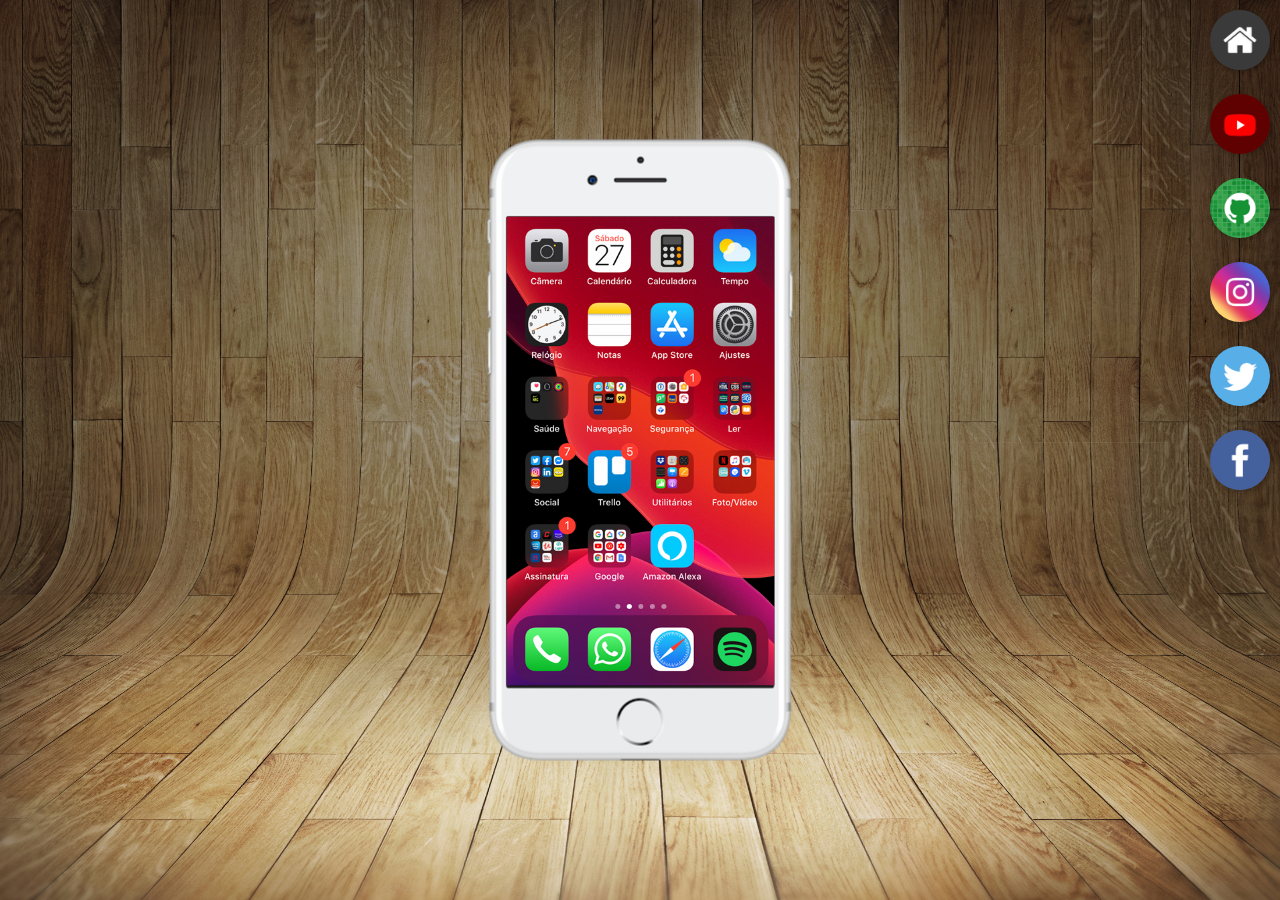
<file: index.html>
<!DOCTYPE html>
<html lang="pt-br">
<head>
    <meta charset="UTF-8">
    <meta name="viewport" content="width=device-width, initial-scale=1.0">
    <title>Projeto Redes Sociais</title>
    <link rel="shortcut icon" href="favicon.ico" type="image/x-icon">
    <link rel="stylesheet" href="estilos/style.css">
</head>
<body>
    <main>
        <section id="telefone">
            <iframe src="home.html" name="tela" id="tela" frameborder="0"></iframe>
        </section>
        <section id="redes-sociais">
            <a href="home.html" target="tela"><img src="imagens/logo-home.jpg" alt=""></a> <br>

            <a href="youtube.html" target="tela"><img src="imagens/logo-youtube.jpg" alt=""></a> <br>

            <a href="github.html" target="tela"><img src="imagens/logo-github.jpg" alt=""></a> <br>

            <a href="instagram.html" target="tela"><img src="imagens/logo-instagram.jpg" alt=""></a> <br>

            <a href="twitter.html" target="tela"><img src="imagens/logo-twitter.jpg" alt=""></a> <br>

            <a href="facebook.html" target="tela"><img src="imagens/logo-facebook.jpg" alt=""></a>

        </section>
    </main>

</body>
</html>
</file>
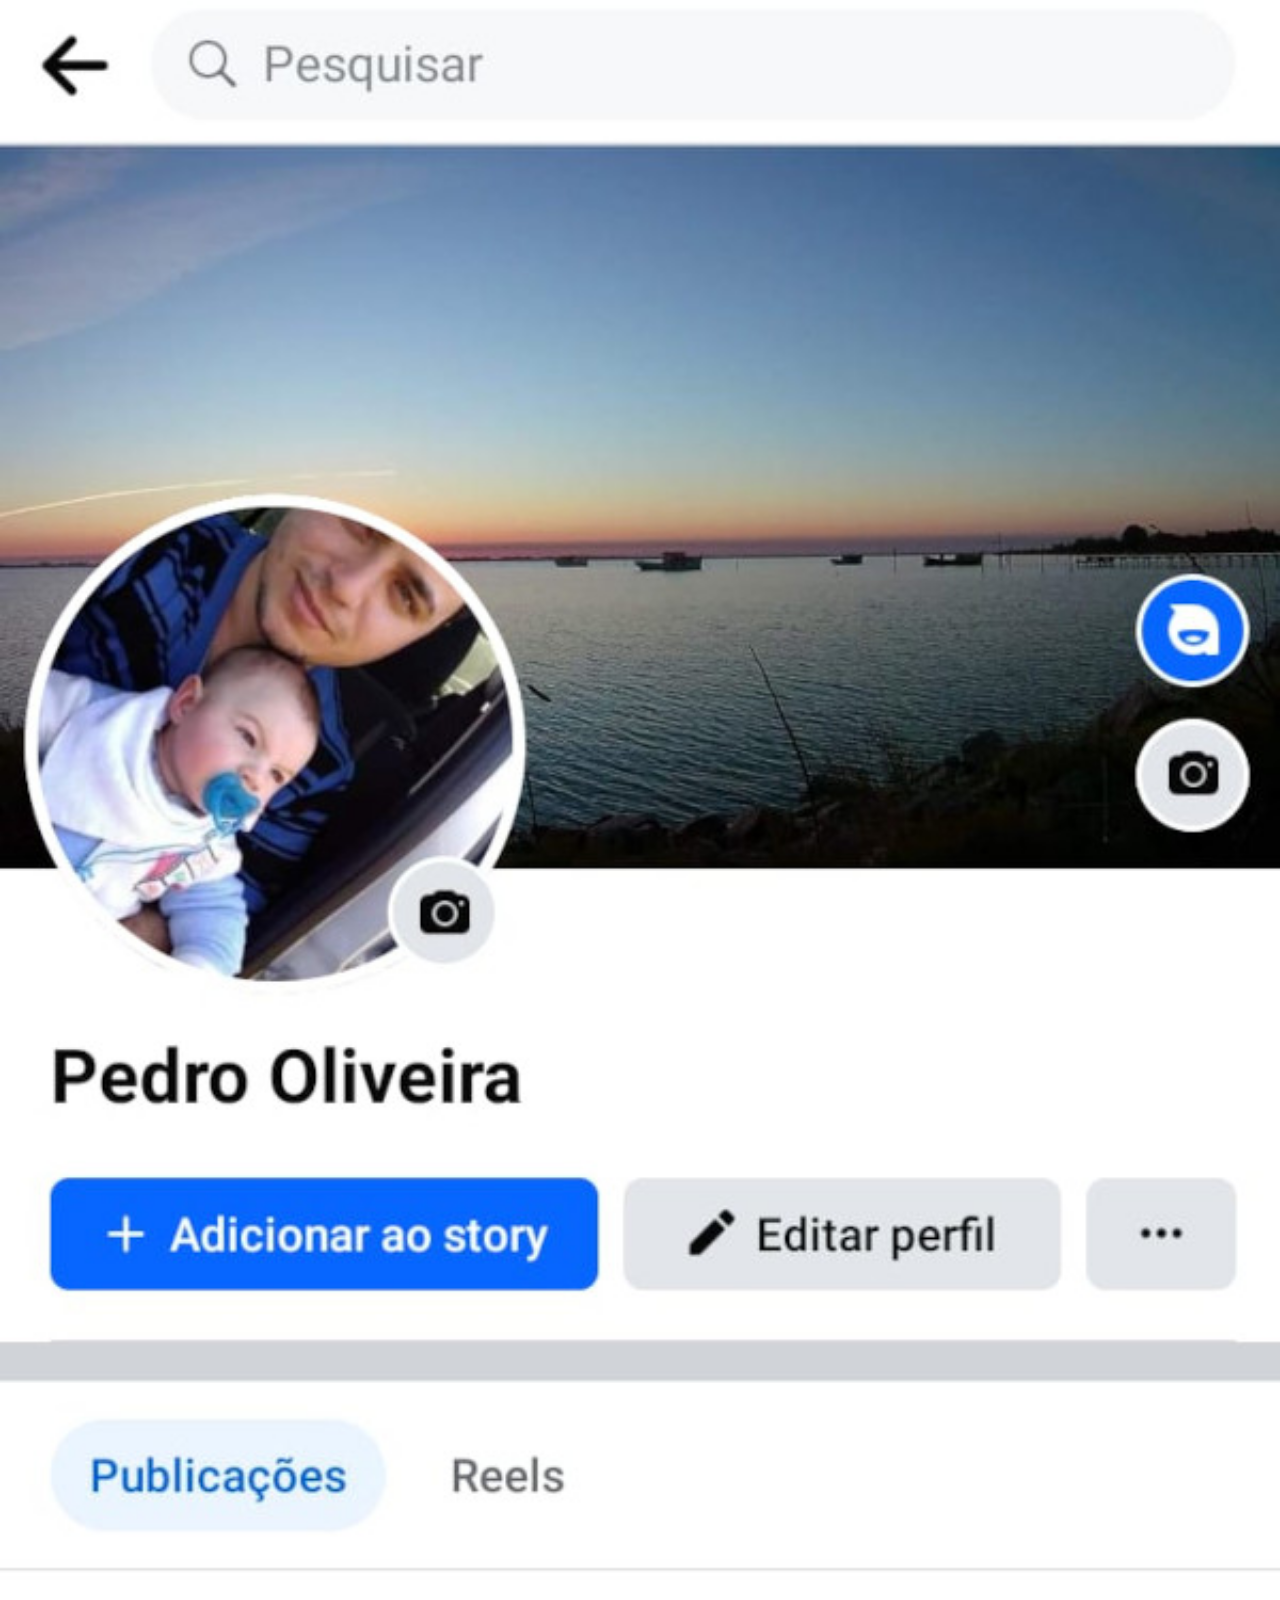
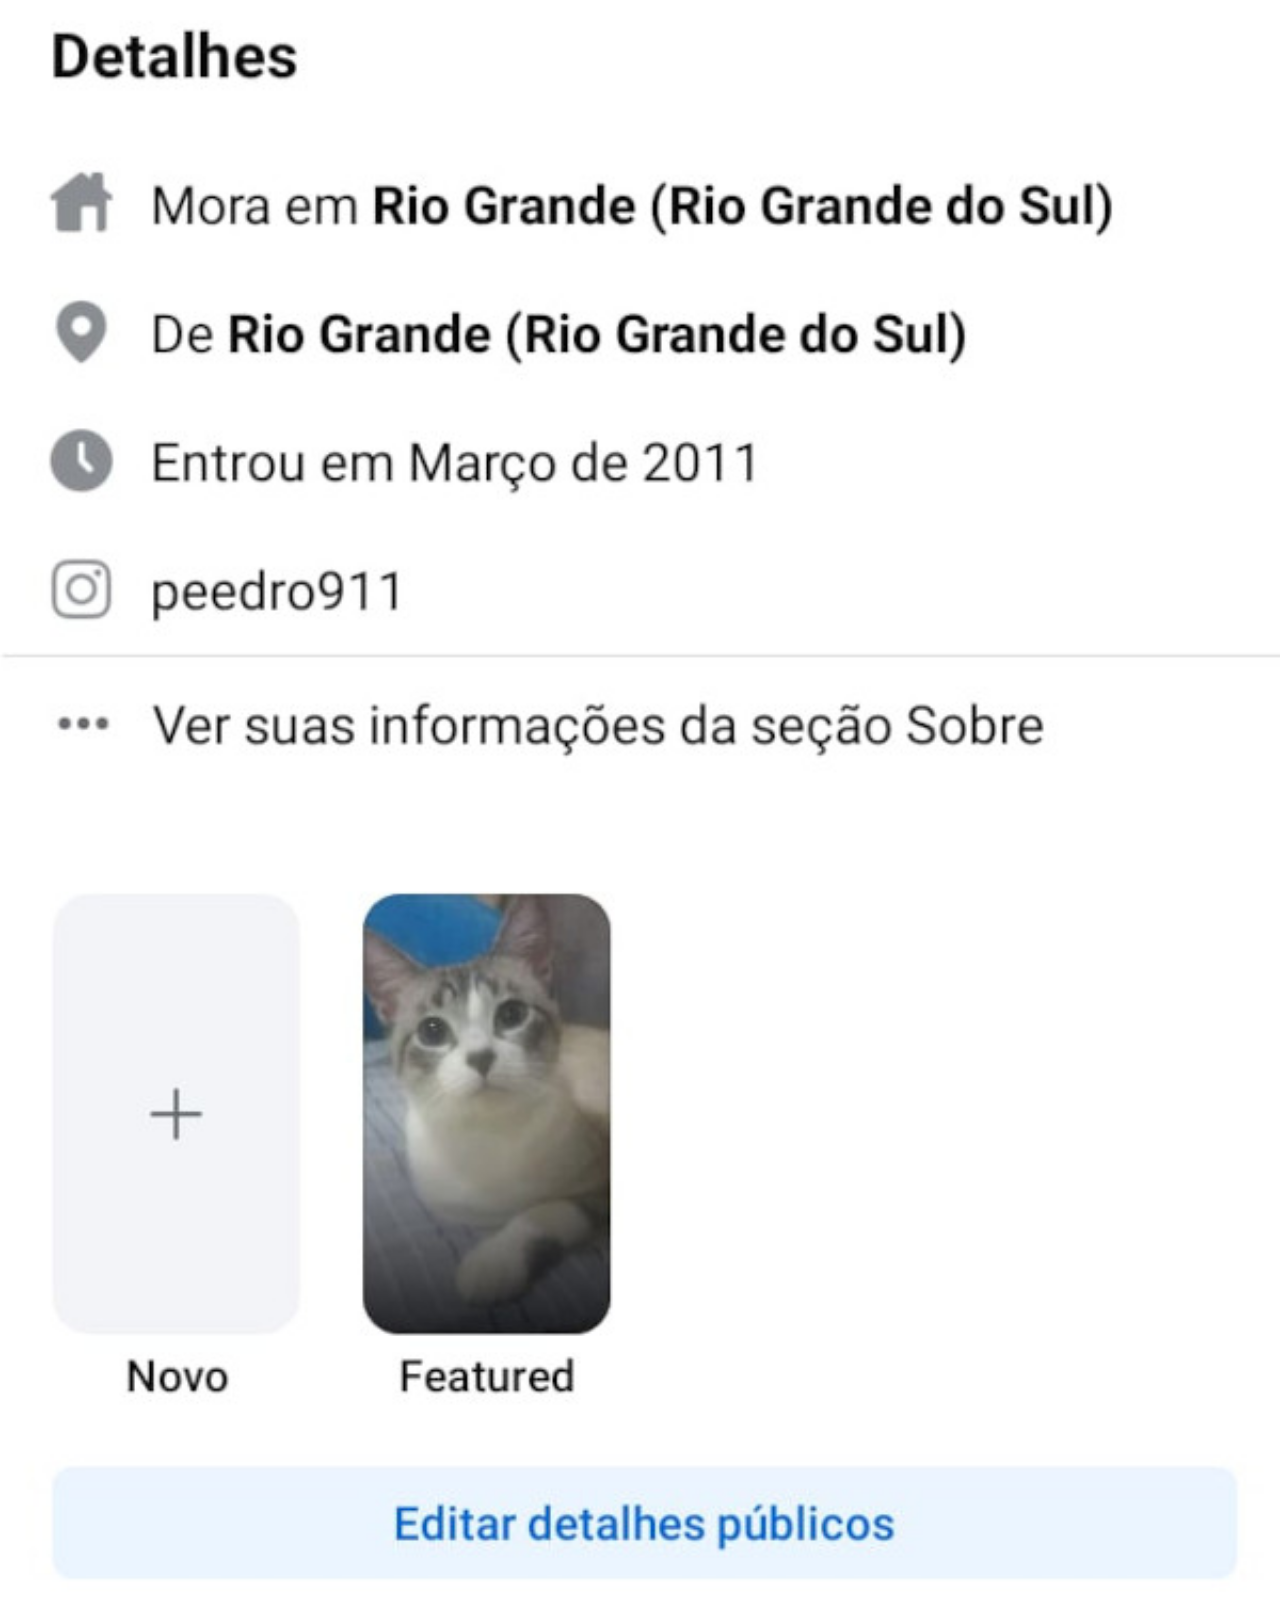
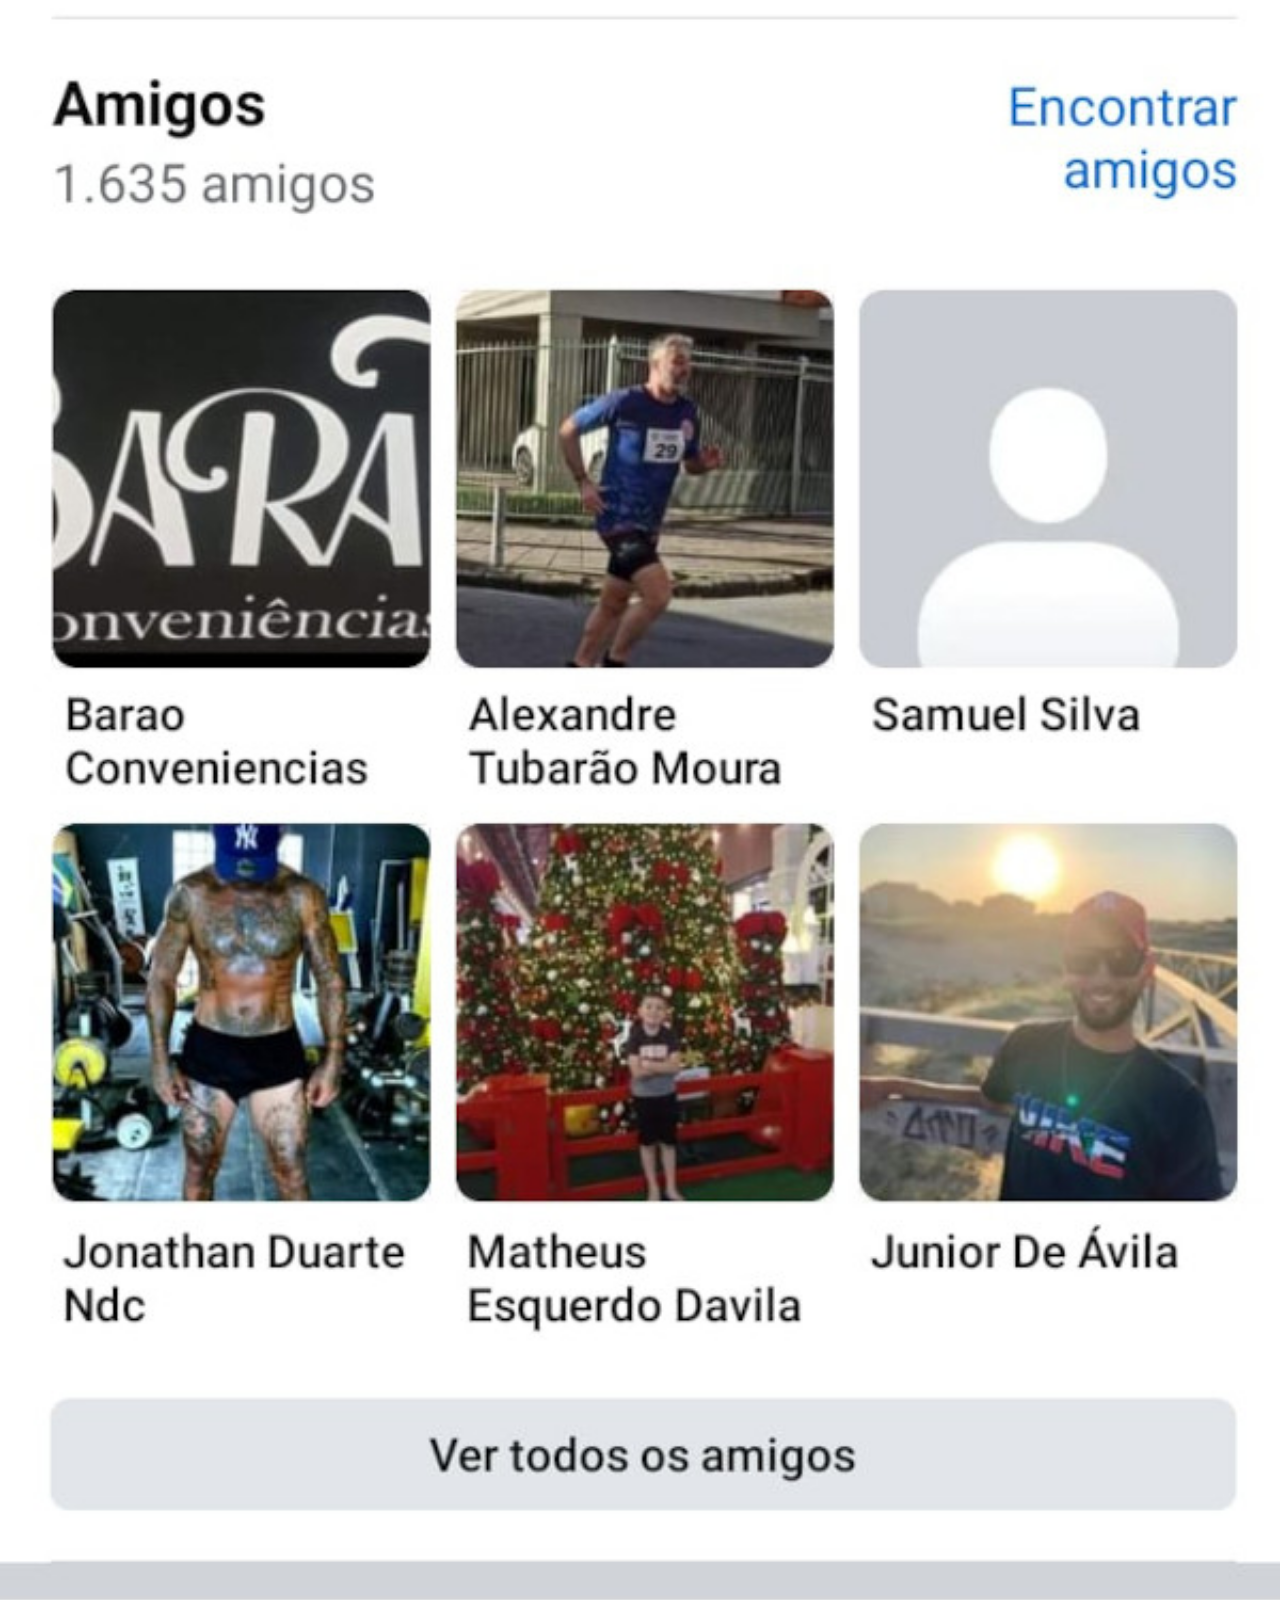
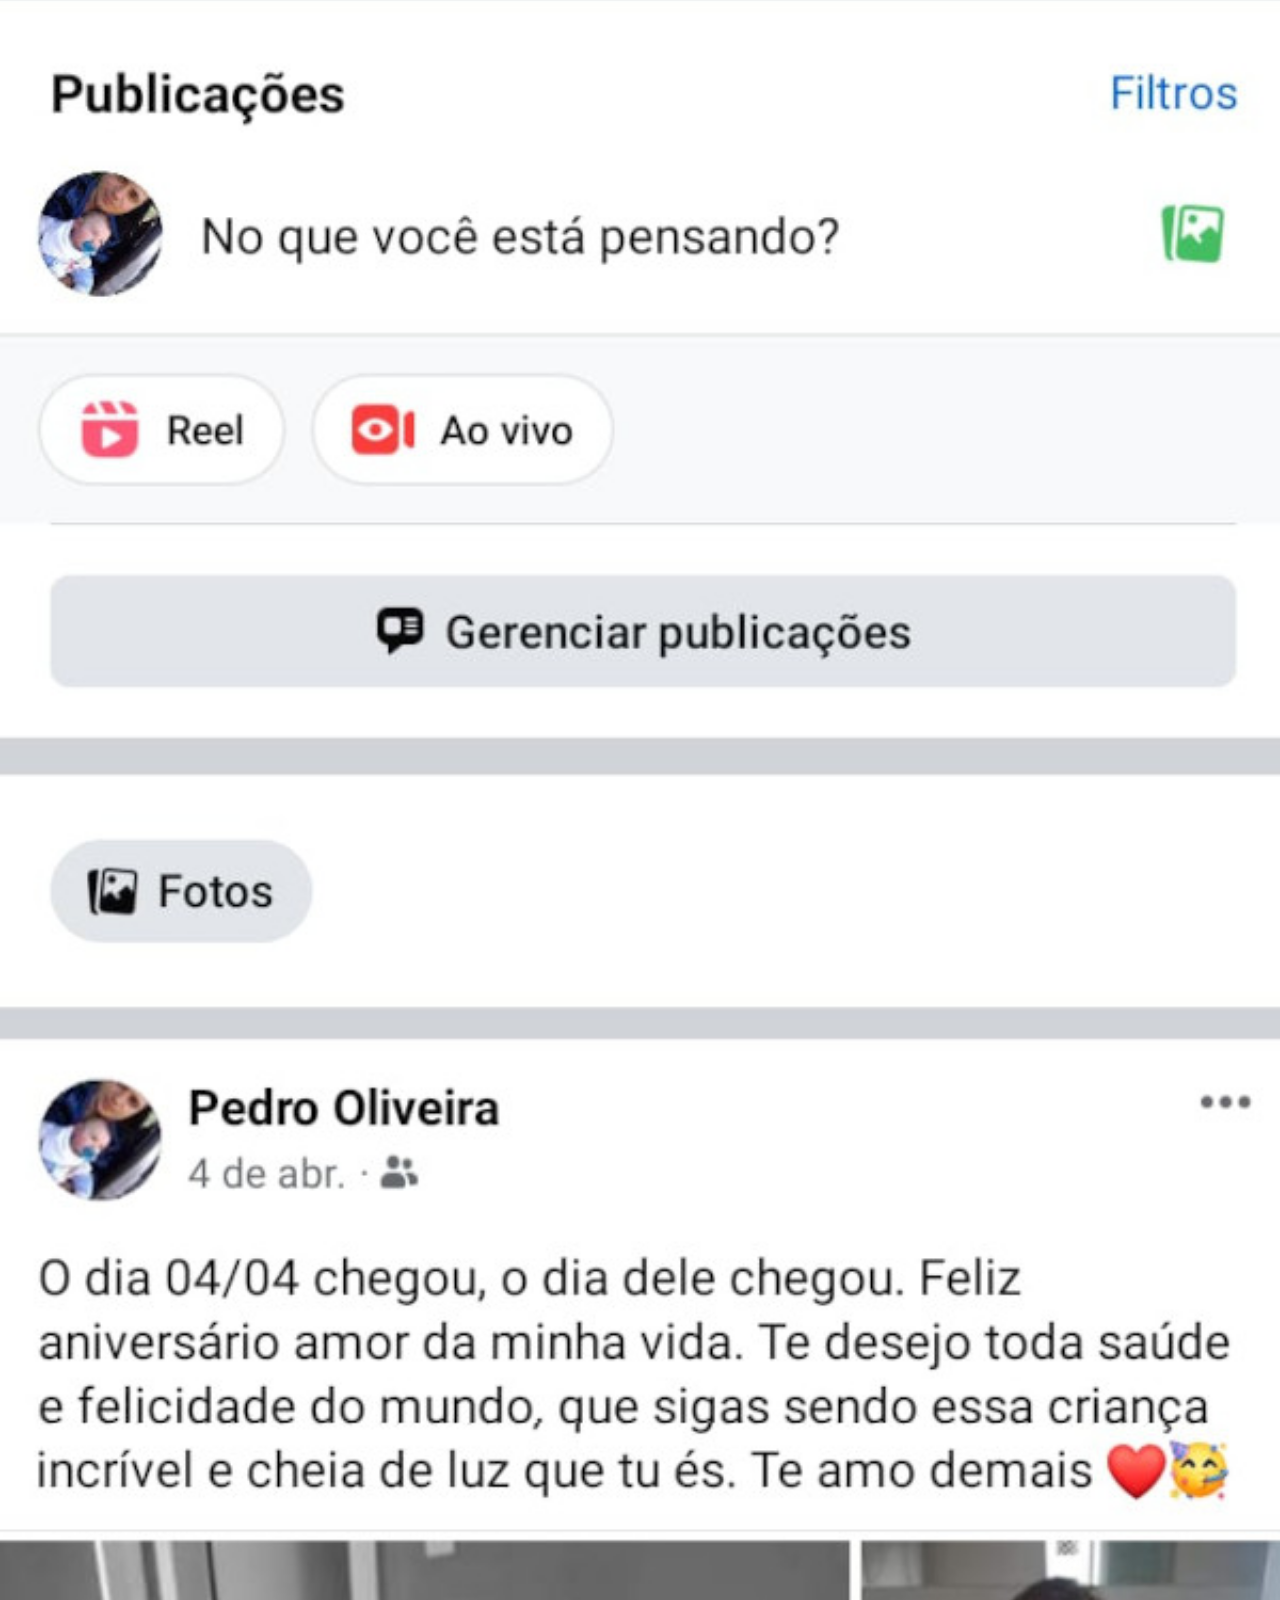
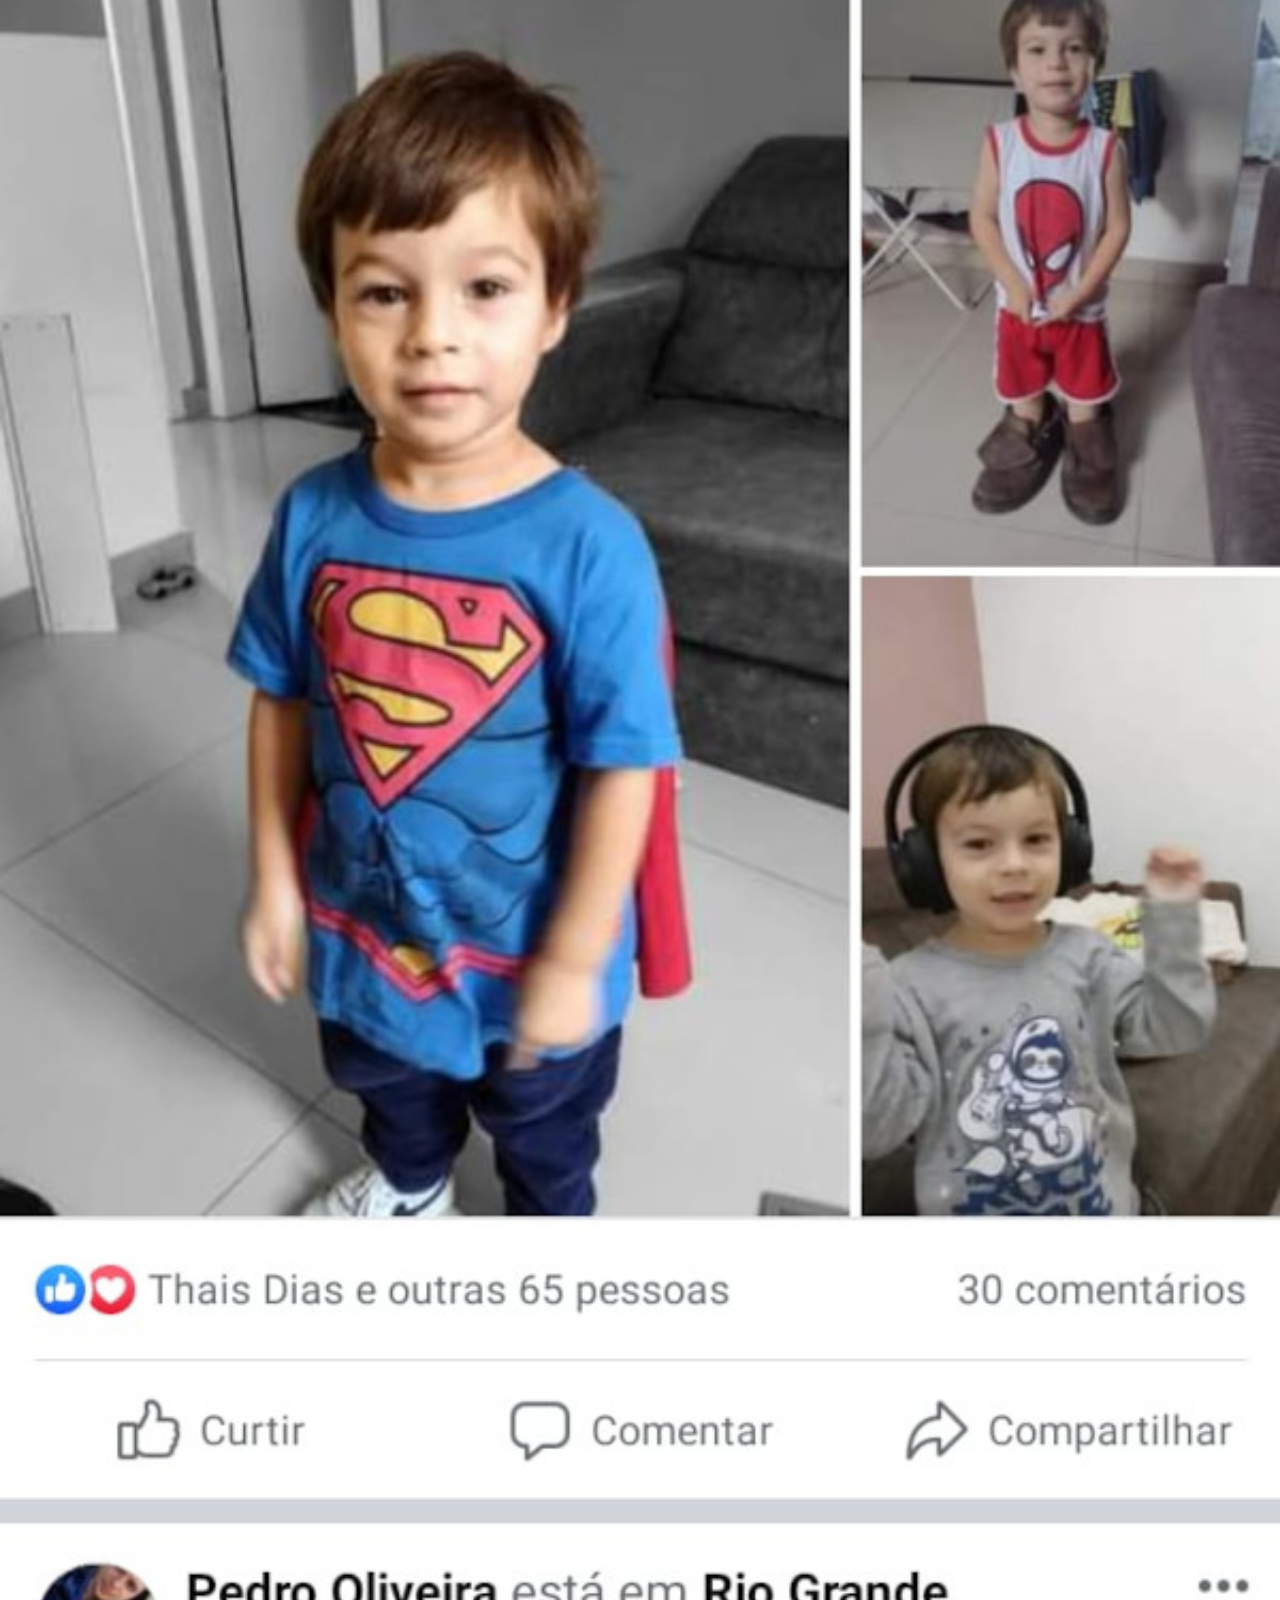
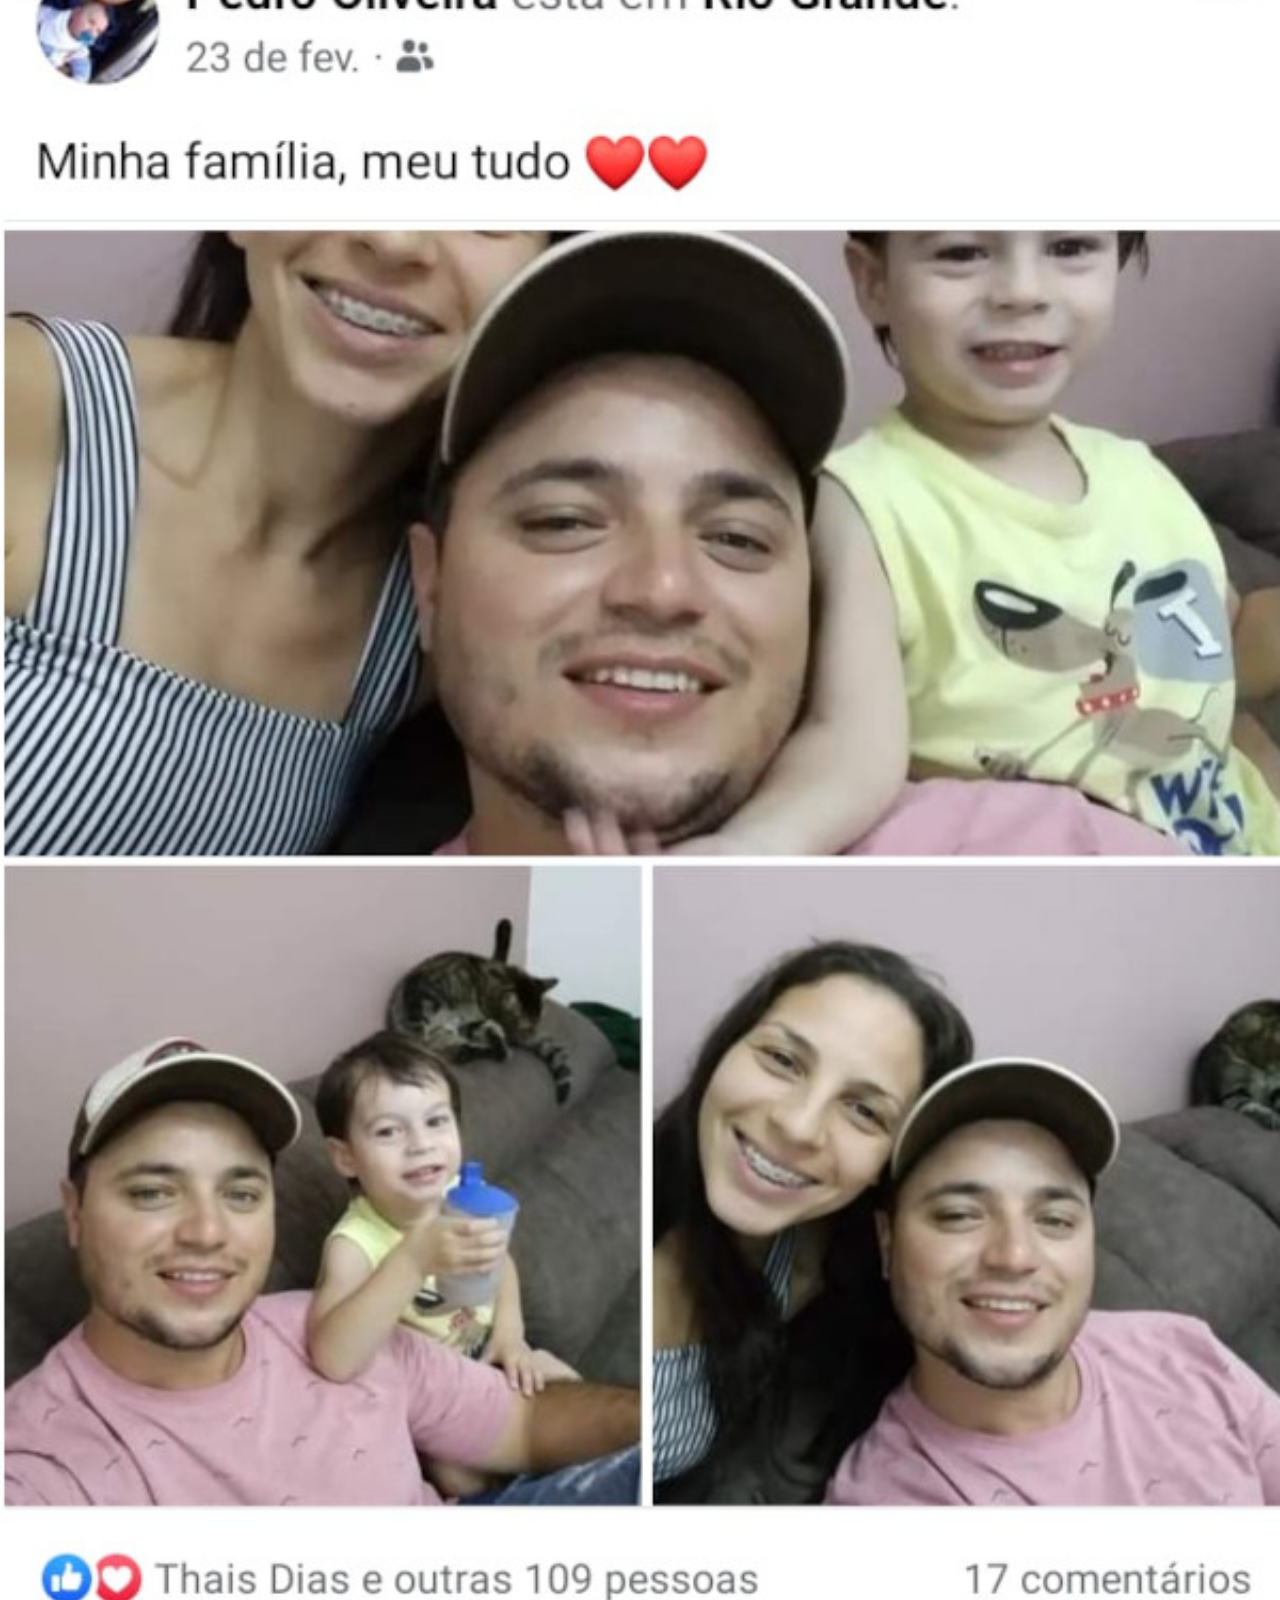
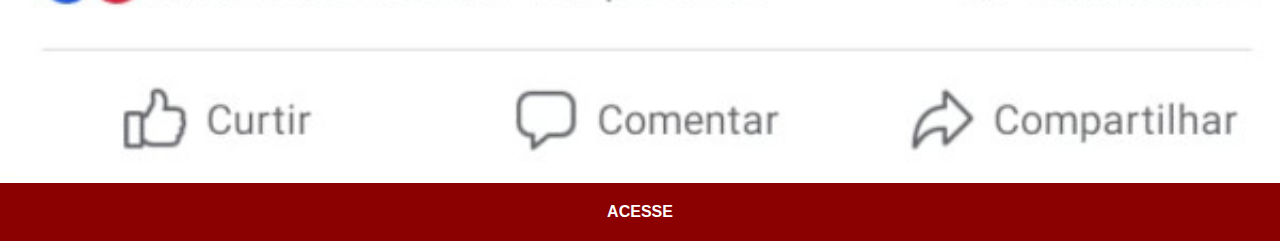
<file: facebook.html>
<!DOCTYPE html>
<html lang="pt-br">
<head>
    <meta charset="UTF-8">
    <meta name="viewport" content="width=device-width, initial-scale=1.0">
    <title>Facebook</title>
    <link rel="stylesheet" href="estilos/social.css">
</head>
<body>
    <img src="imagens/tela-facebook.jpg" alt="Facebook" >
    <a href="https://www.facebook.com/pedro.oliveiradasilva.7" target="_blank">ACESSE</a>
</body>
</html>
</file>
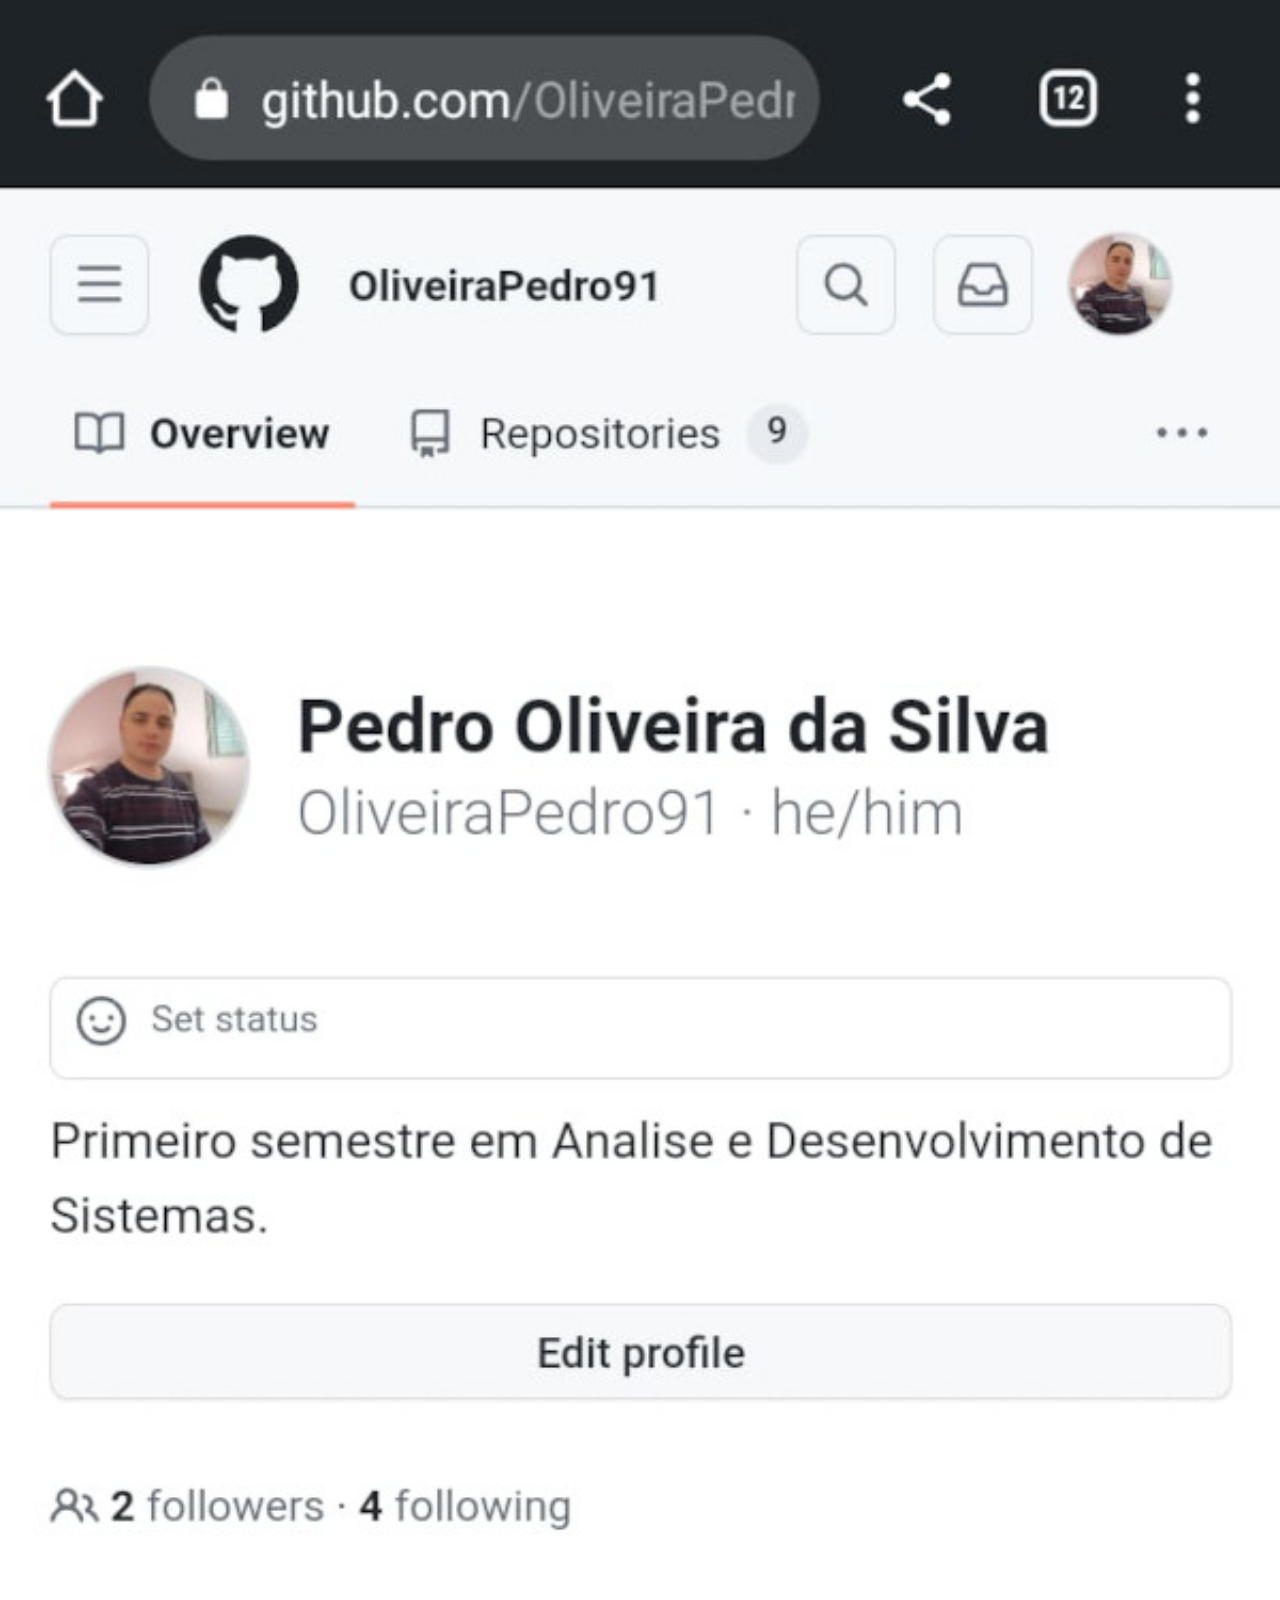
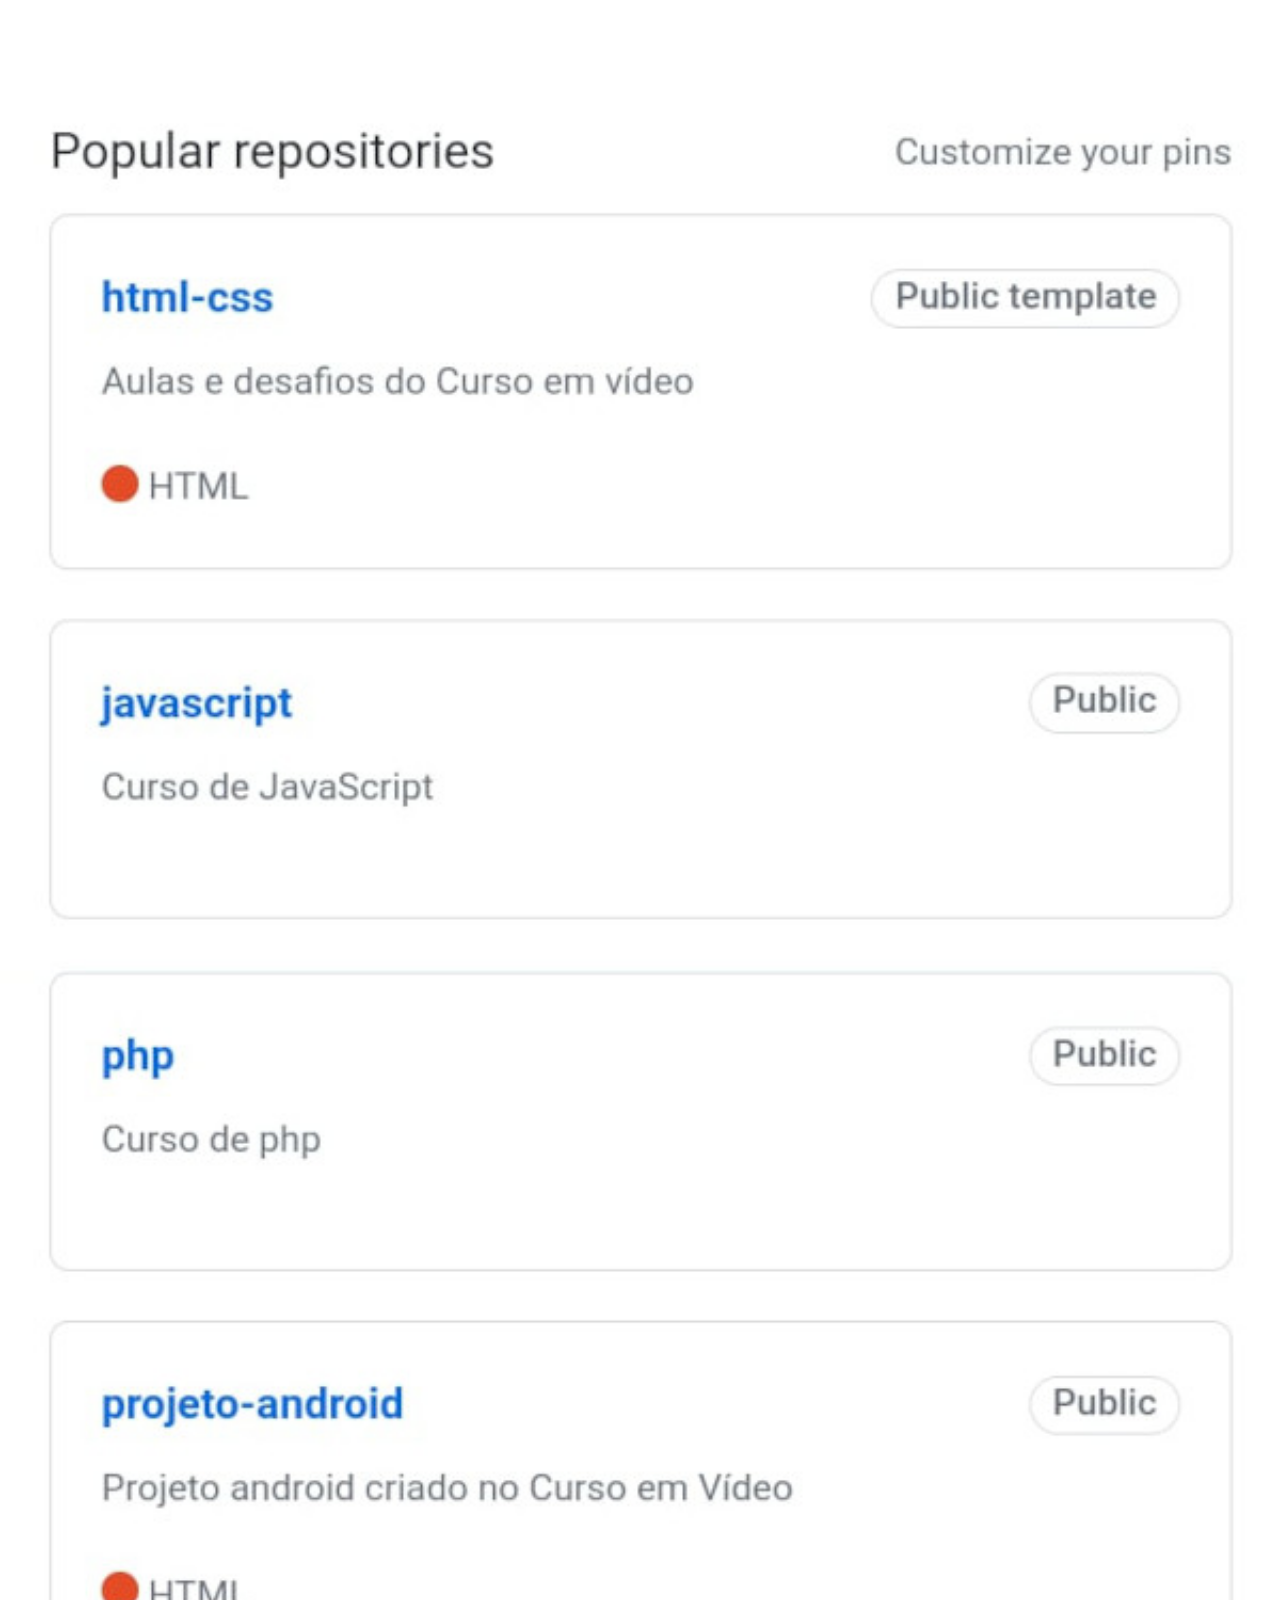
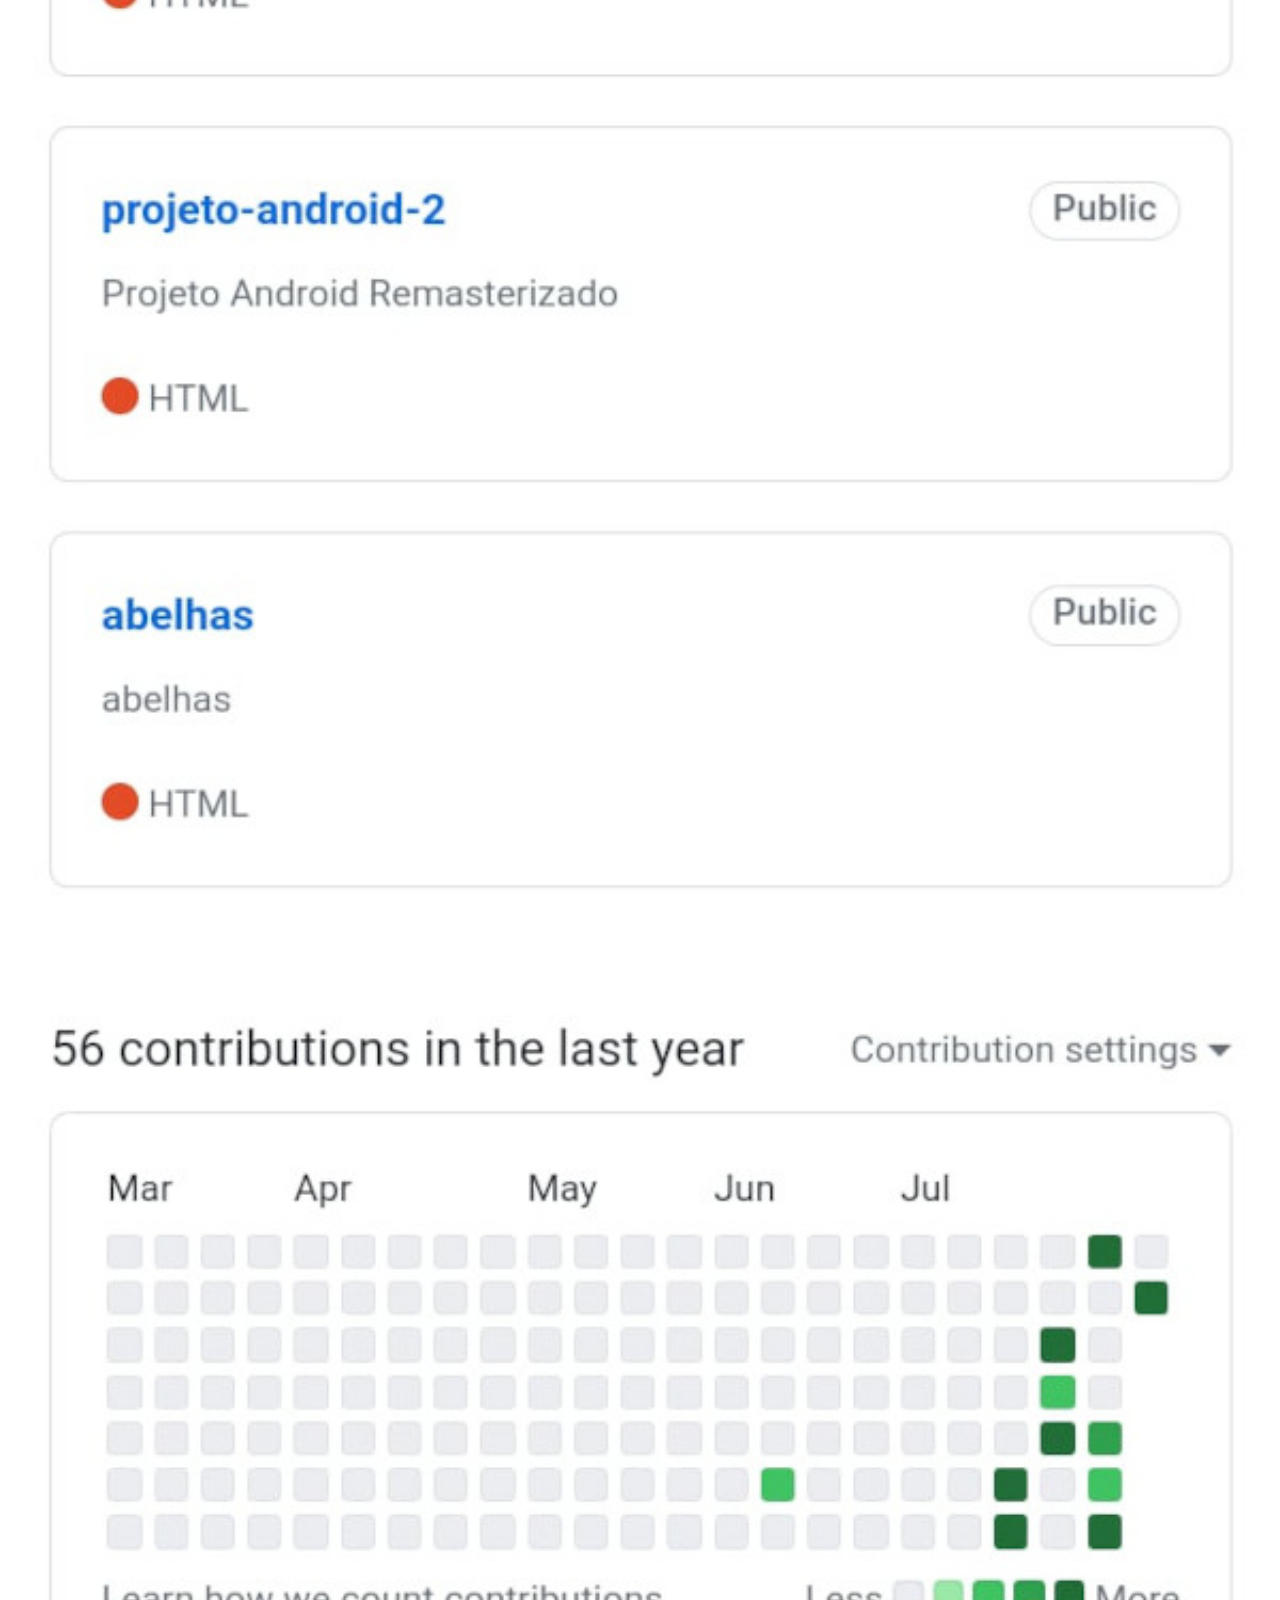
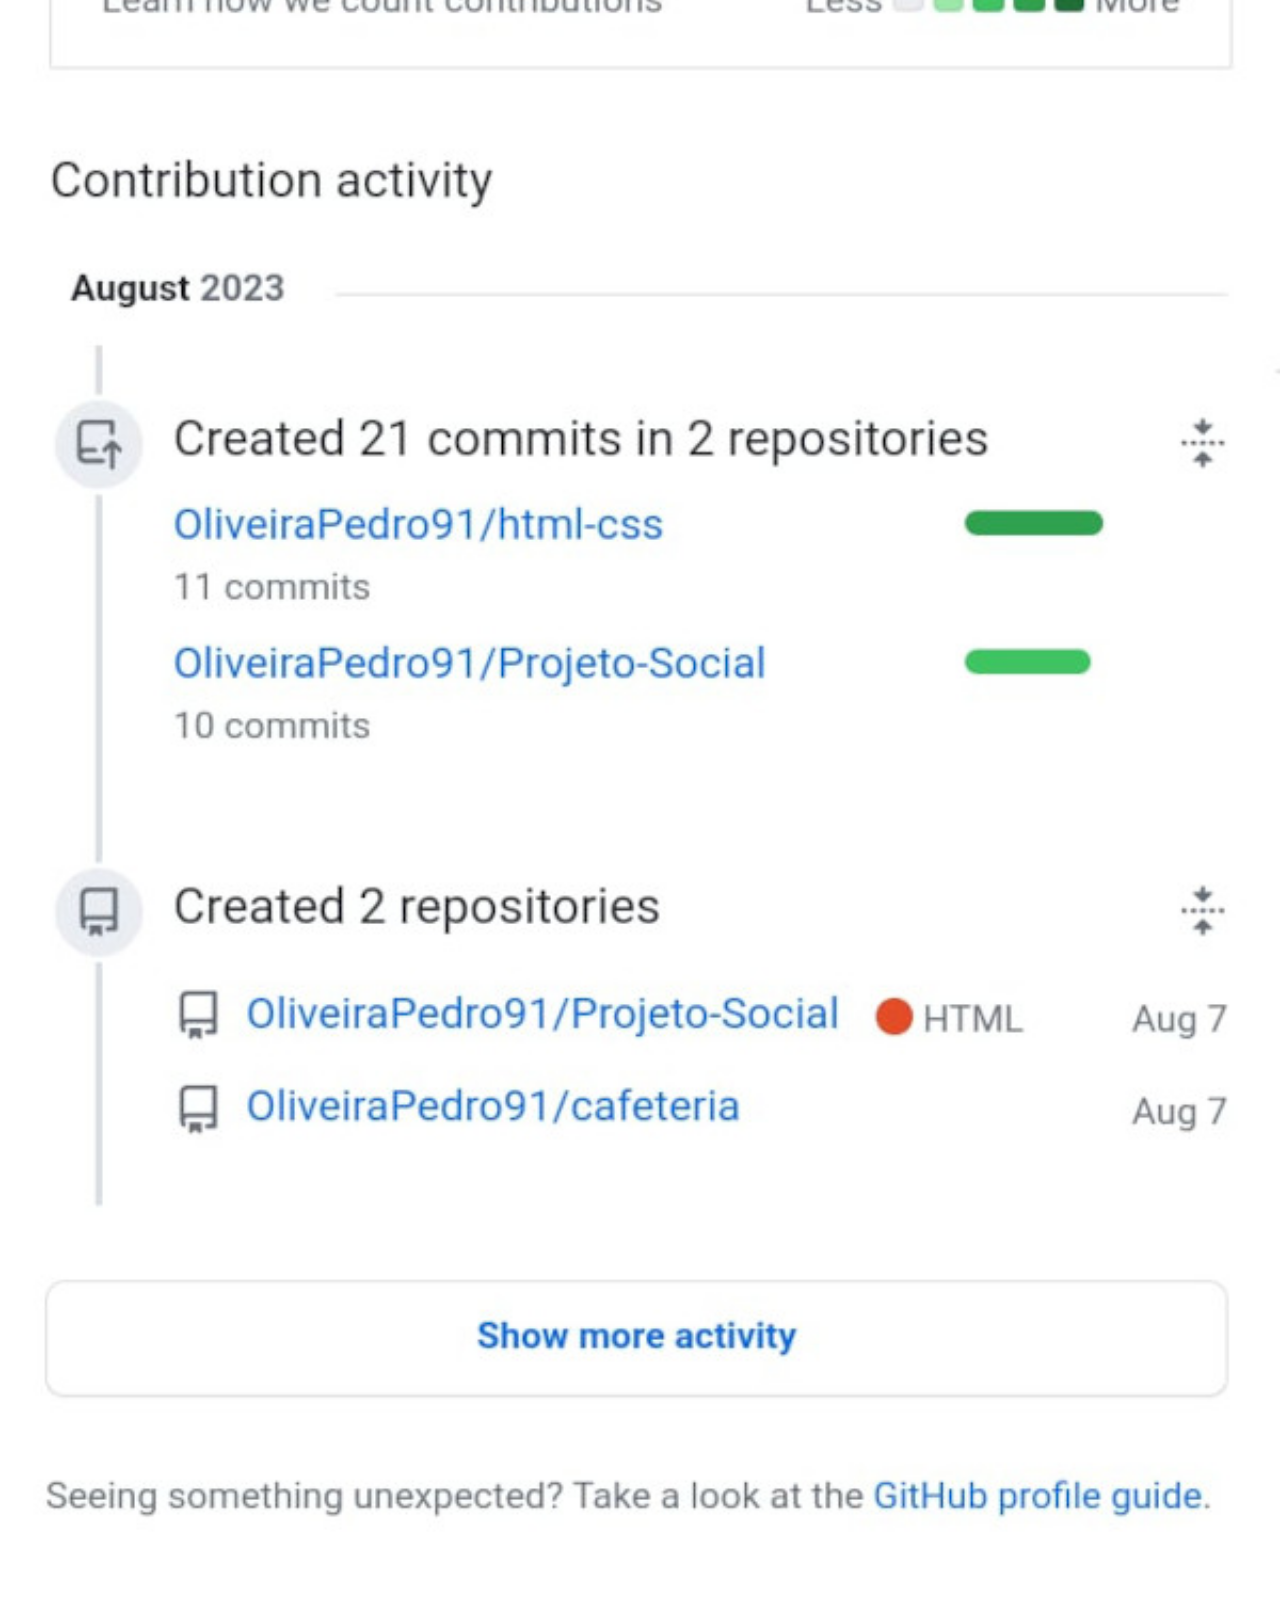
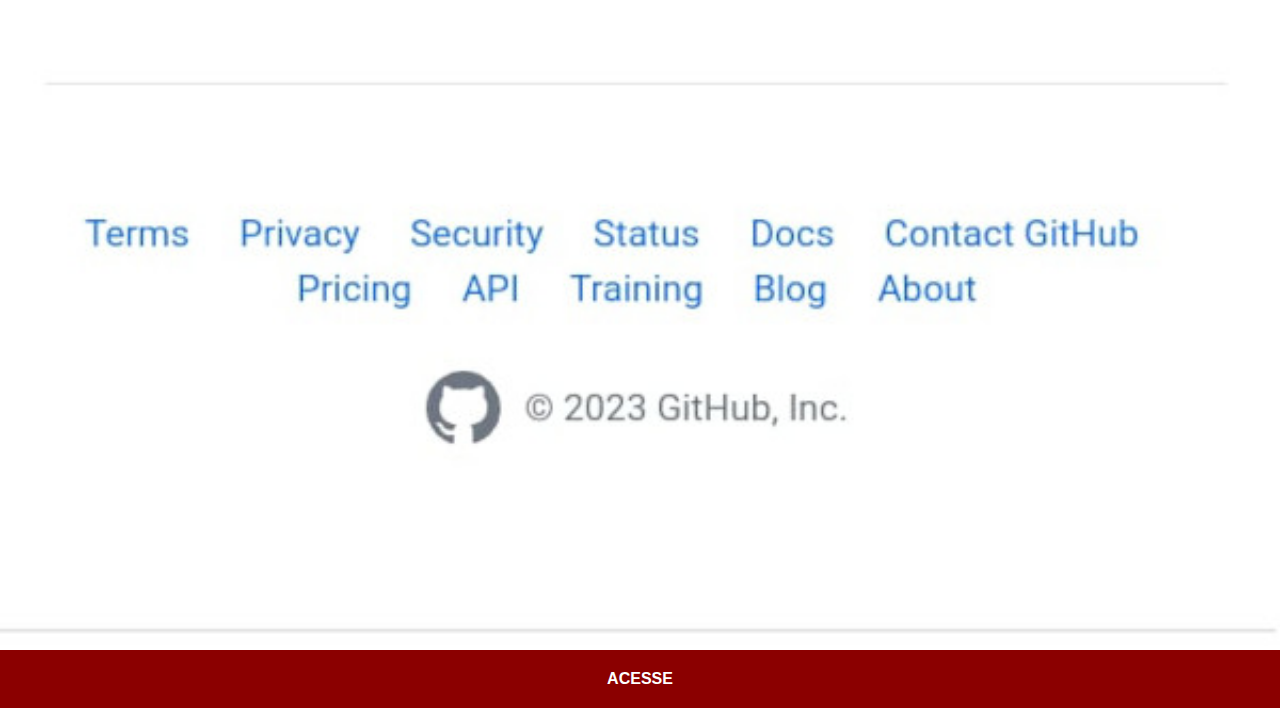
<file: github.html>
<!DOCTYPE html>
<html lang="pt-br">
<head>
    <meta charset="UTF-8">
    <meta name="viewport" content="width=device-width, initial-scale=1.0">
    <title>GitHub</title>
    <link rel="stylesheet" href="estilos/social.css">    
</head>
<body>
    <img src="imagens/tela-github.jpg" alt="GitHub" >
    <a href="https://github.com/OliveiraPedro91" target="_blank">ACESSE</a>
</body>
</html>
</file>
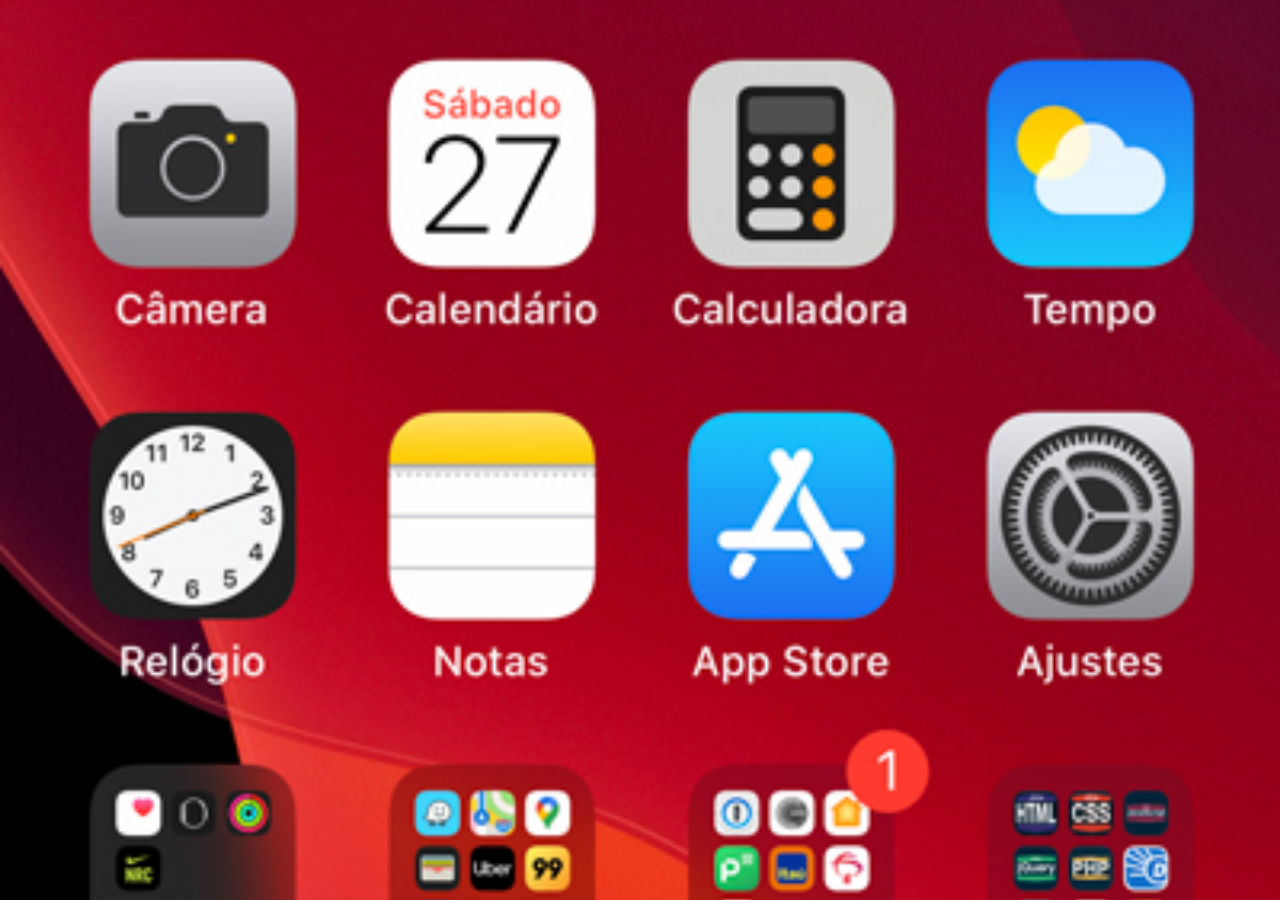
<file: home.html>
<!DOCTYPE html>
<html lang="pt-br">
<head>
    <meta charset="UTF-8">
    <meta name="viewport" content="width=device-width, initial-scale=1.0">
    <title>home</title>
    <style>
        *{
            margin: 0px;
            padding: 0px;
        }
        body{
            width: 100vw;
            height: 100vh;
            background: black url('imagens/tela-home.jpg') no-repeat top center;
            background-size: cover;
        }
    </style>
</head>
<body>
    
</body>
</html>
</file>
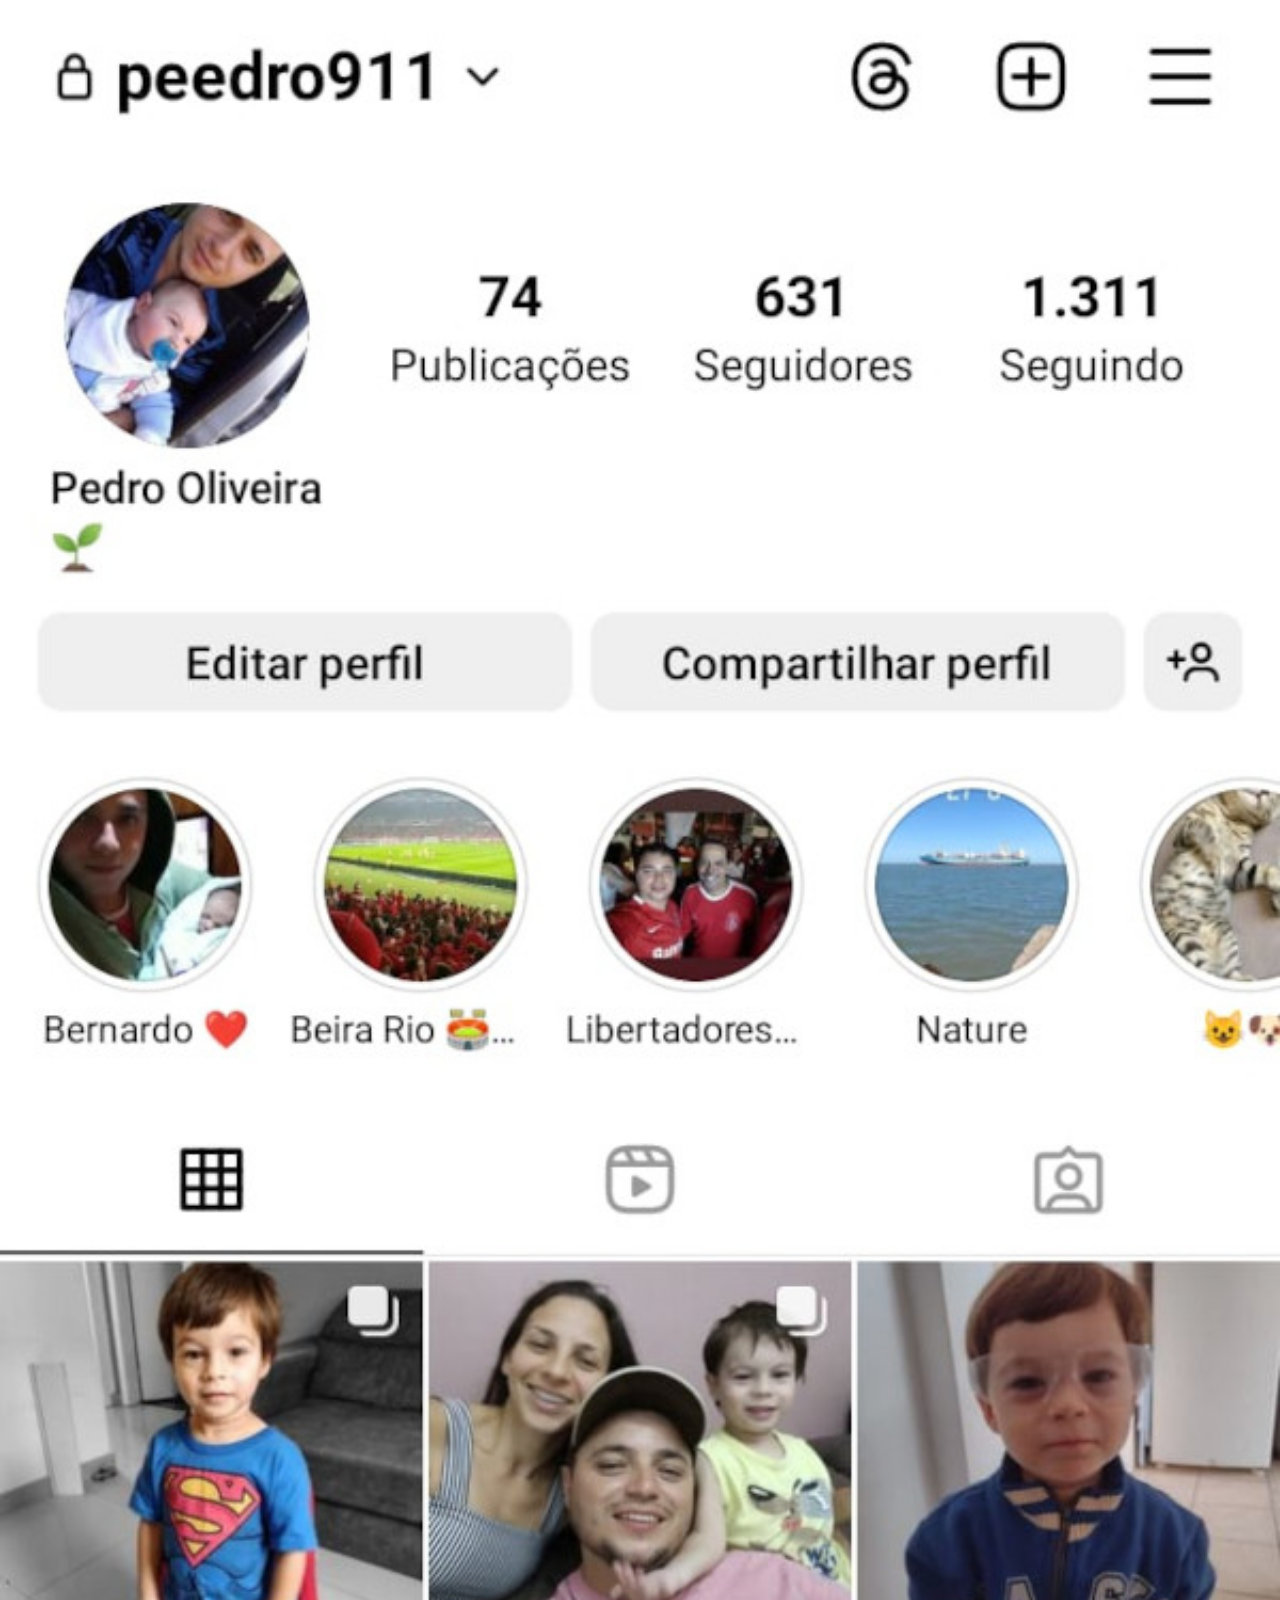
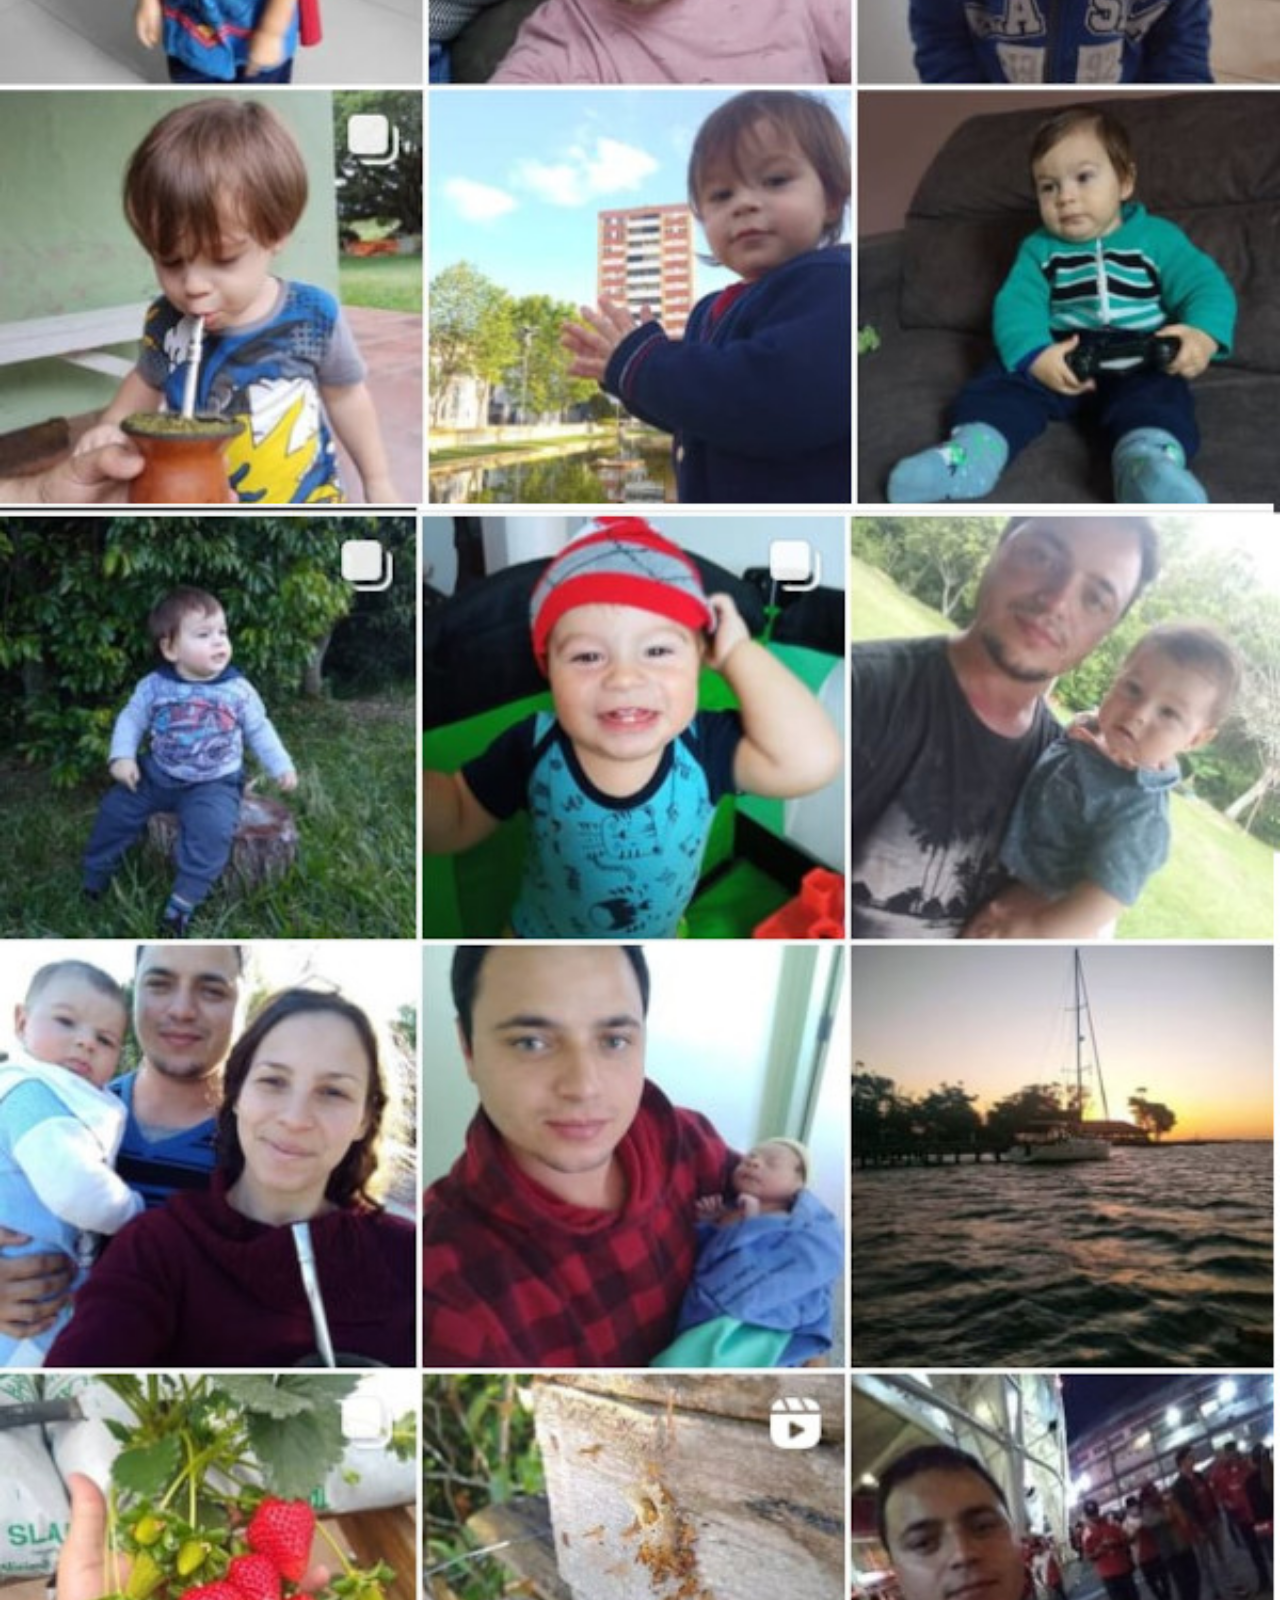
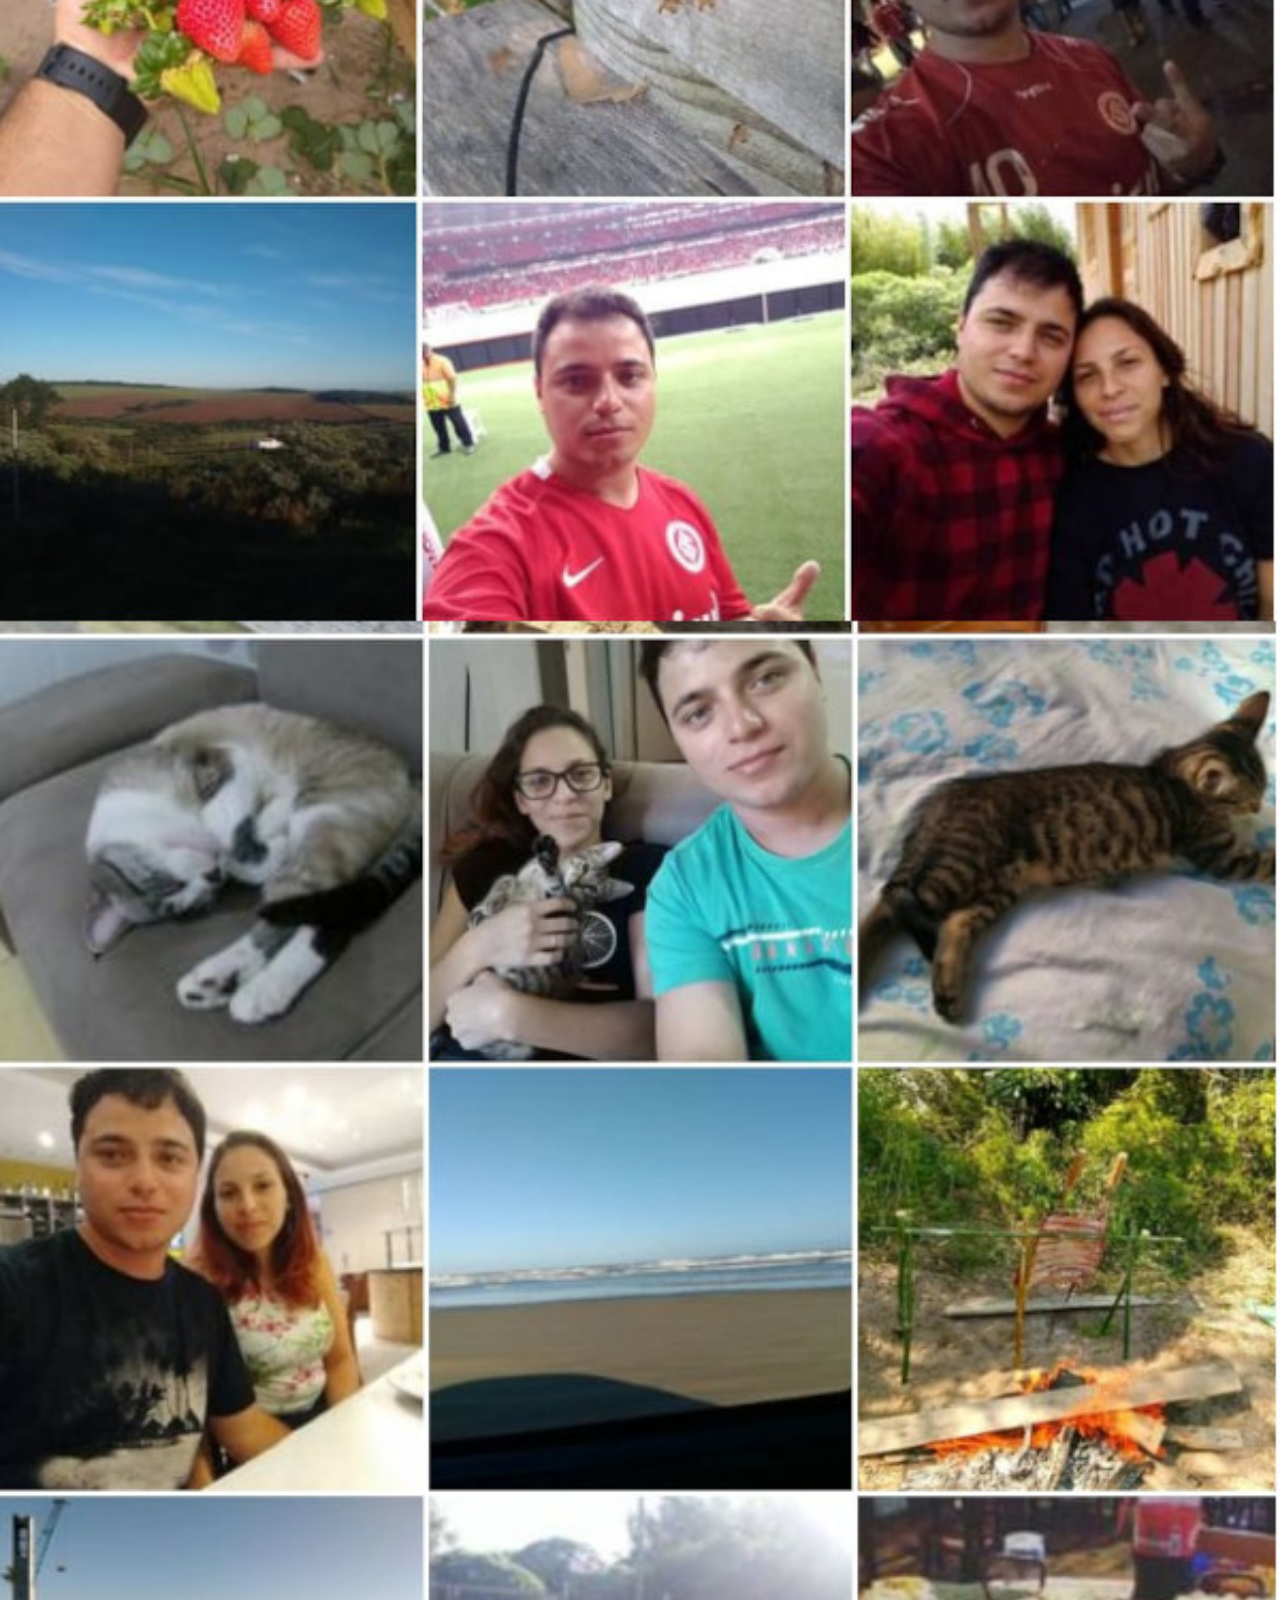
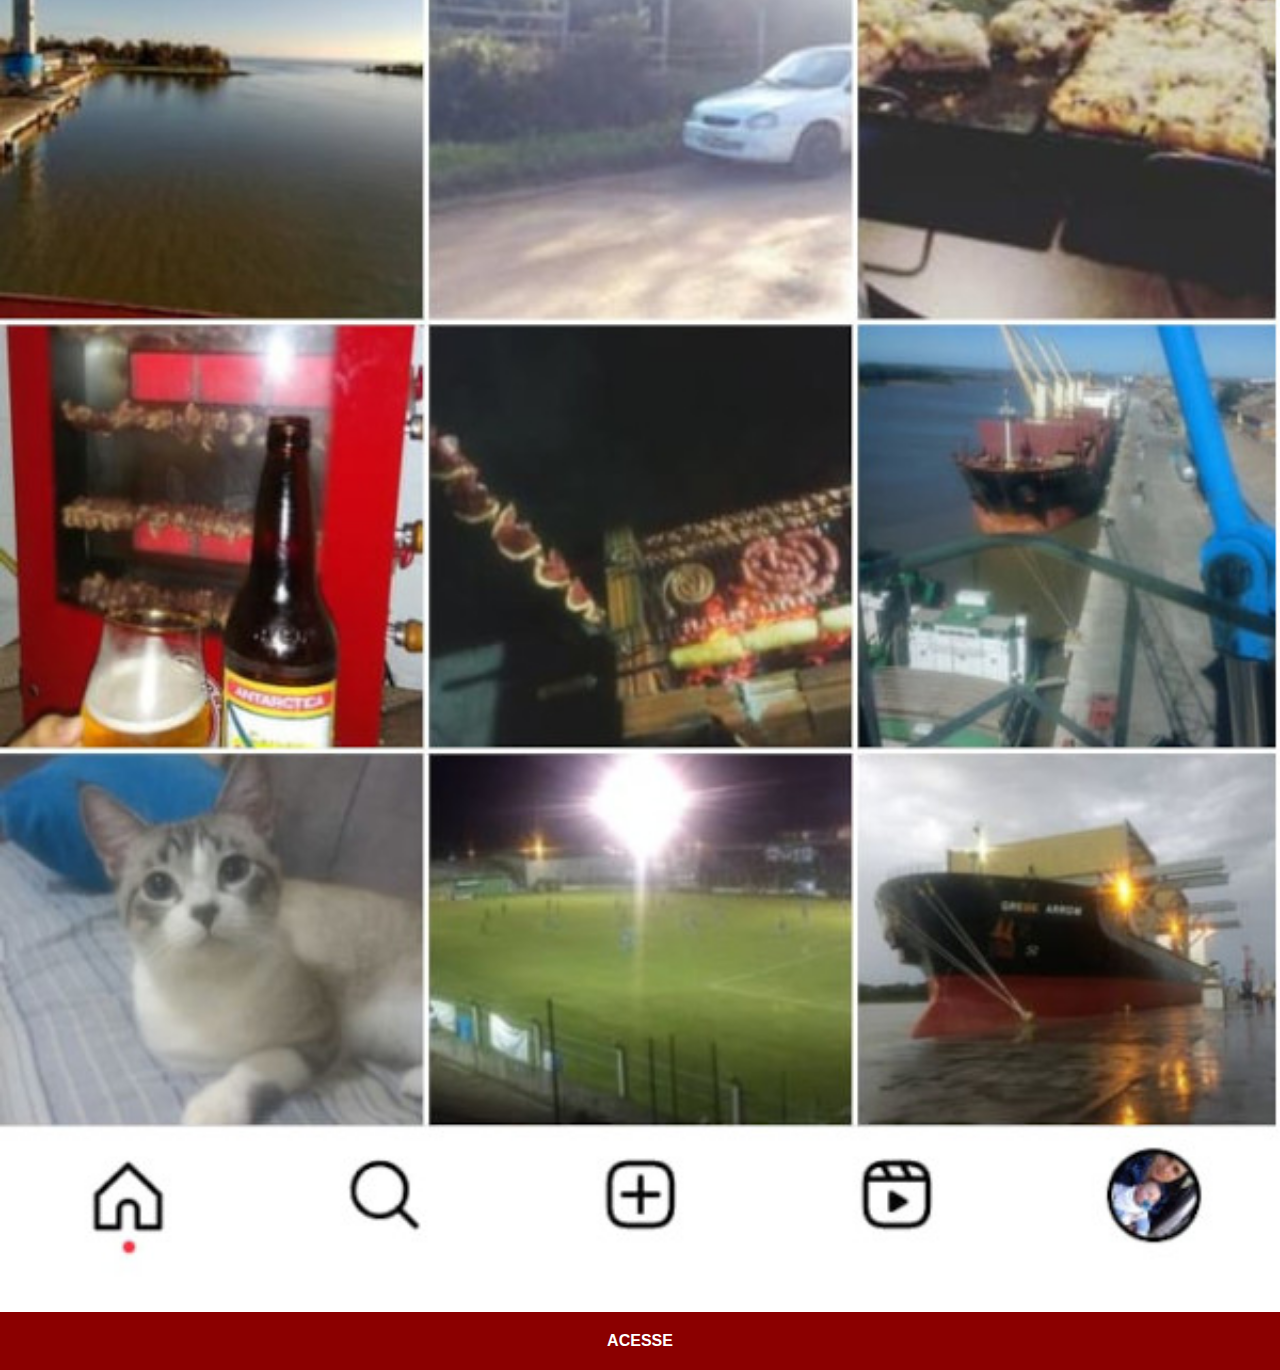
<file: instagram.html>
<!DOCTYPE html>
<html lang="pt-br">
<head>
    <meta charset="UTF-8">
    <meta name="viewport" content="width=device-width, initial-scale=1.0">
    <title>Instagram</title>
    <link rel="stylesheet" href="estilos/social.css">
</head>
<body>
    <img src="imagens/tela-instagram.jpg" alt="Instagram" >
    <a href="https://www.instagram.com/peedro911/" target="_blank">ACESSE</a>
</body>
</html>
</file>
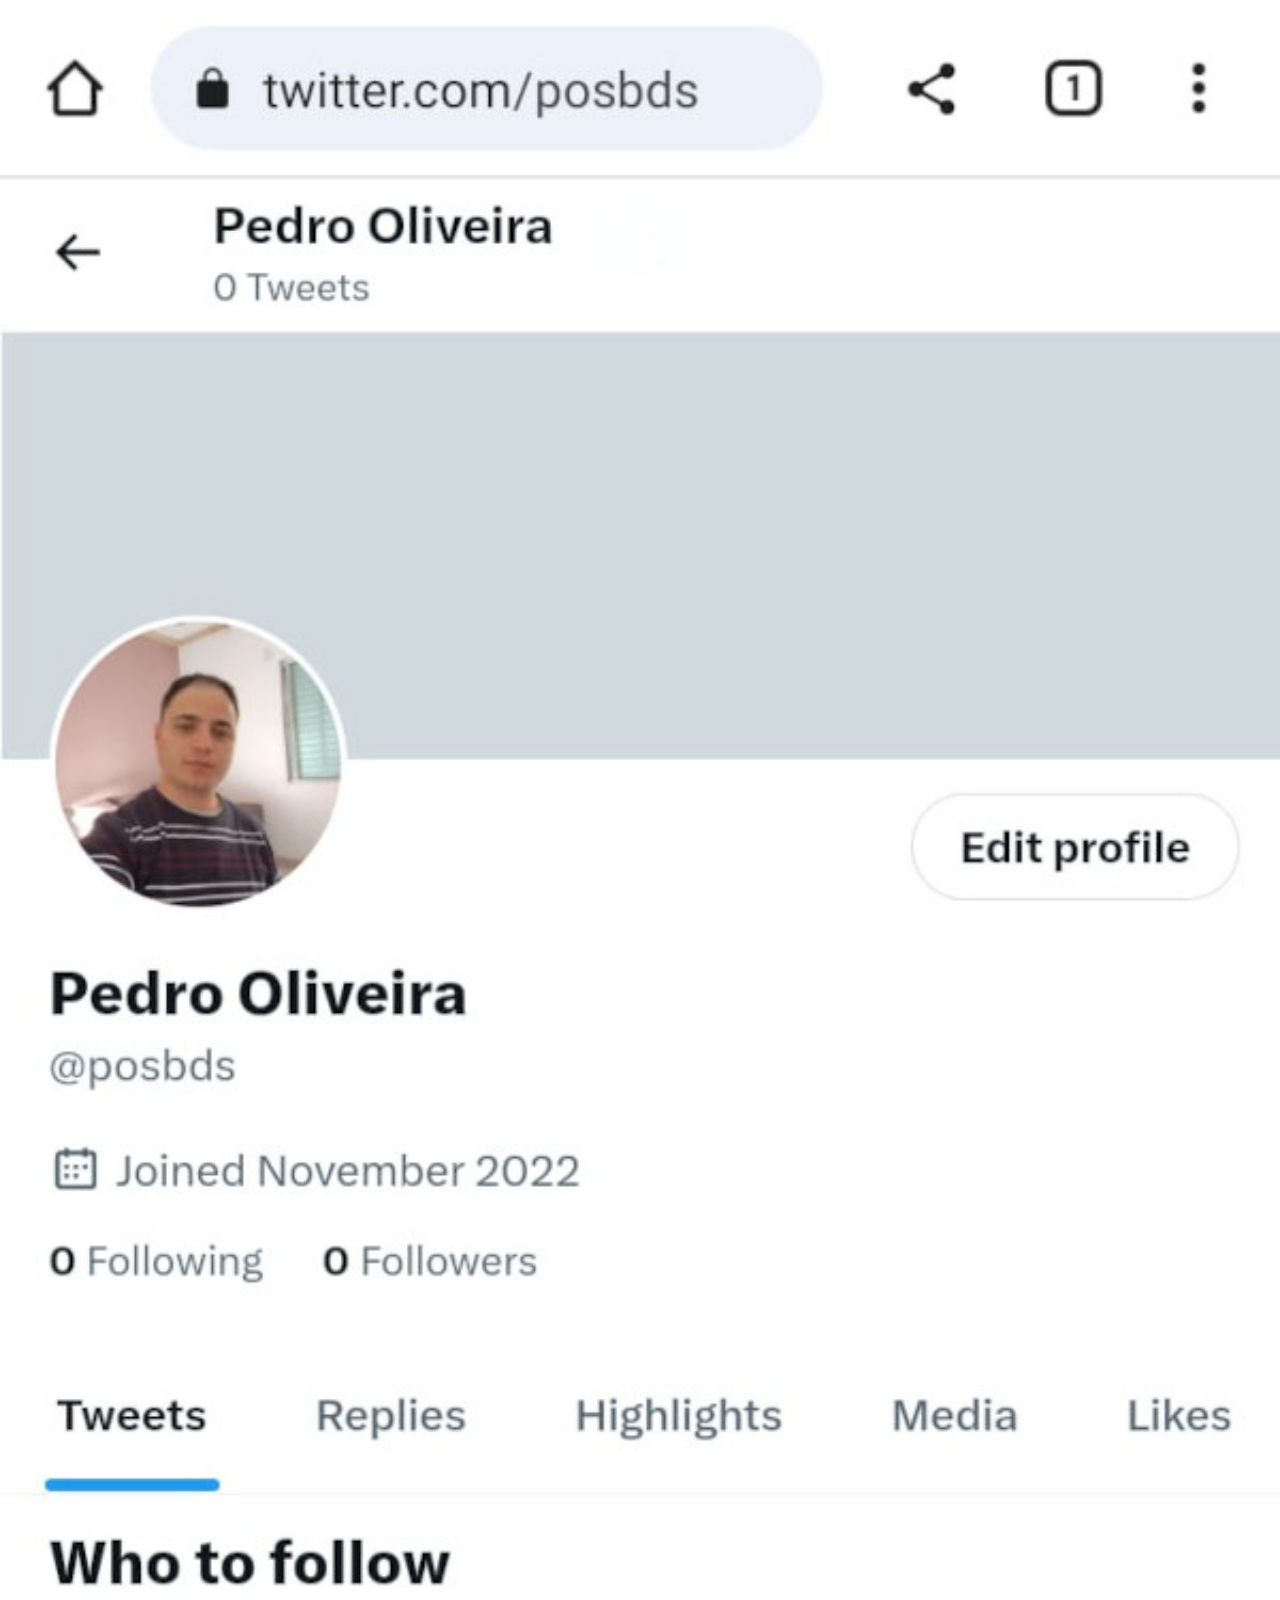
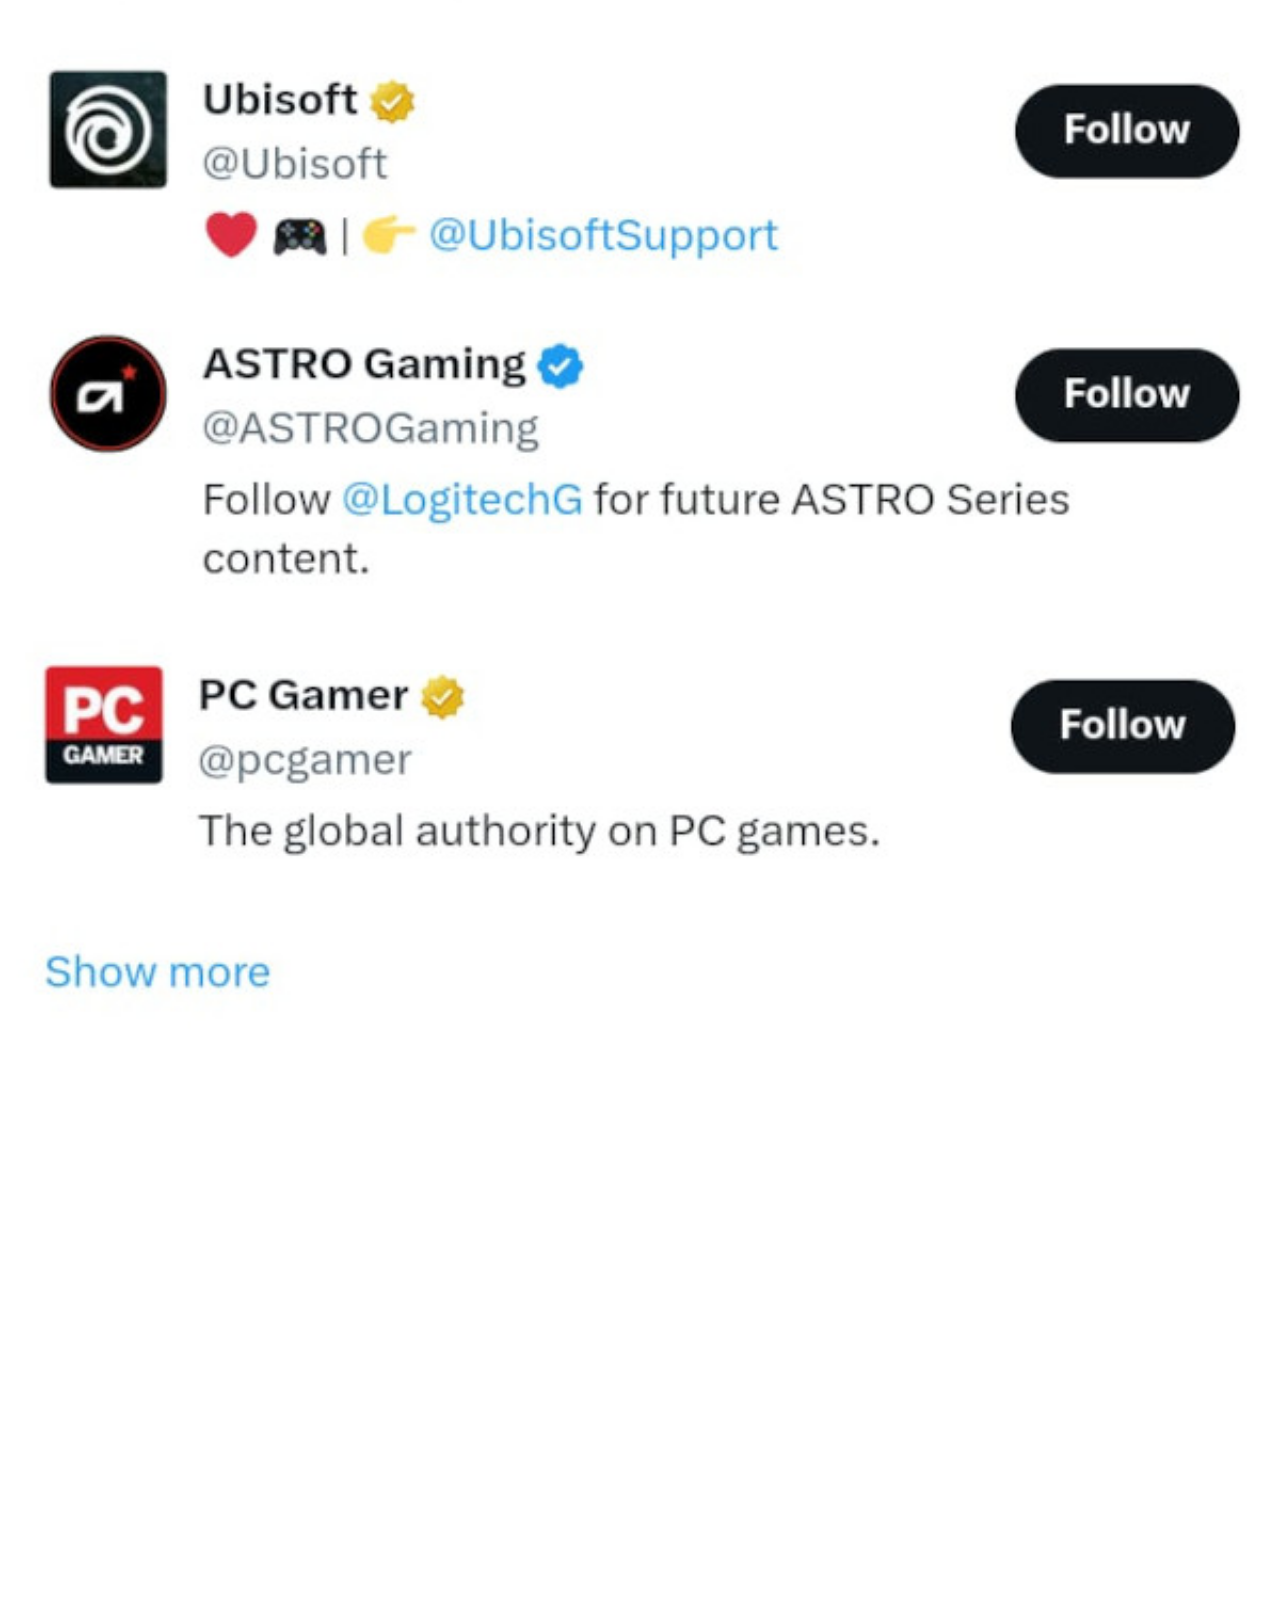
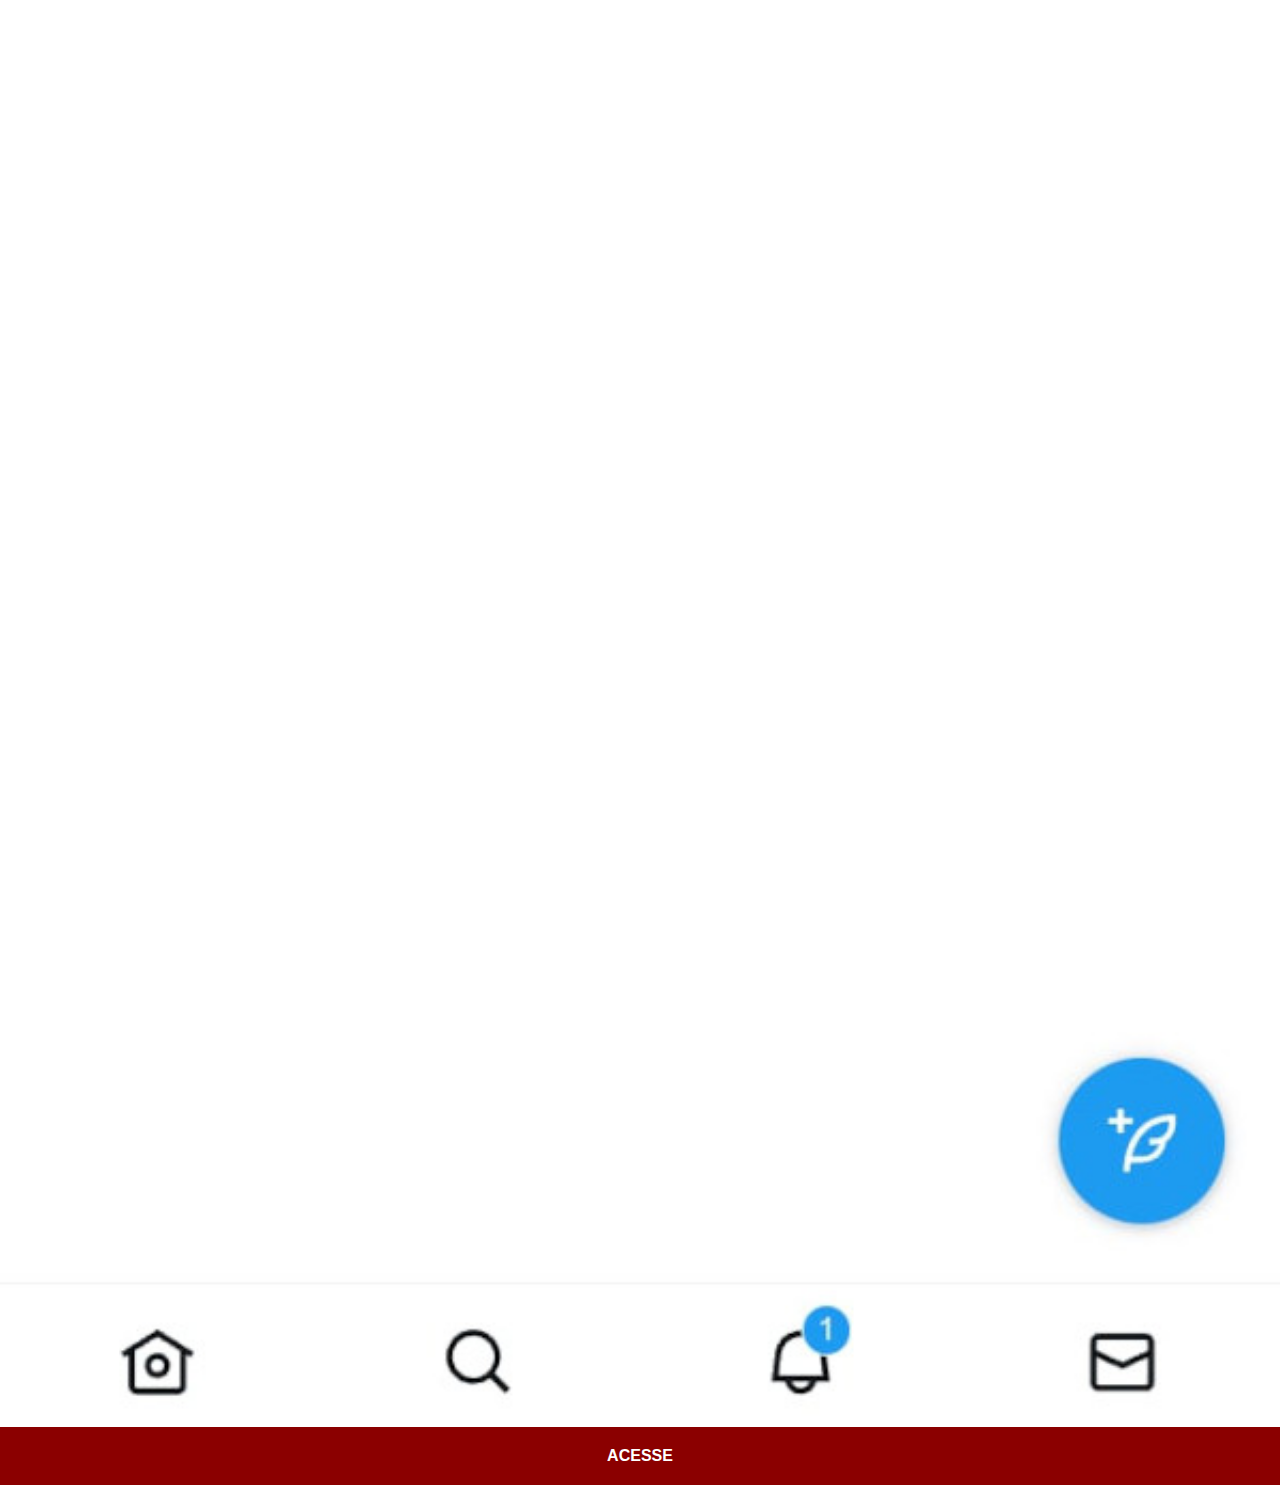
<file: twitter.html>
<!DOCTYPE html>
<html lang="pt-br">
<head>
    <meta charset="UTF-8">
    <meta name="viewport" content="width=device-width, initial-scale=1.0">
    <title>Twitter</title>
    <link rel="stylesheet" href="estilos/social.css">
</head>
<body>
    <img src="imagens/tela-twitter.jpg" alt="Twitter" >
    <a href="https://twitter.com/home?lang=pt" target="_blank">ACESSE</a>
</body>
</html>
</file>
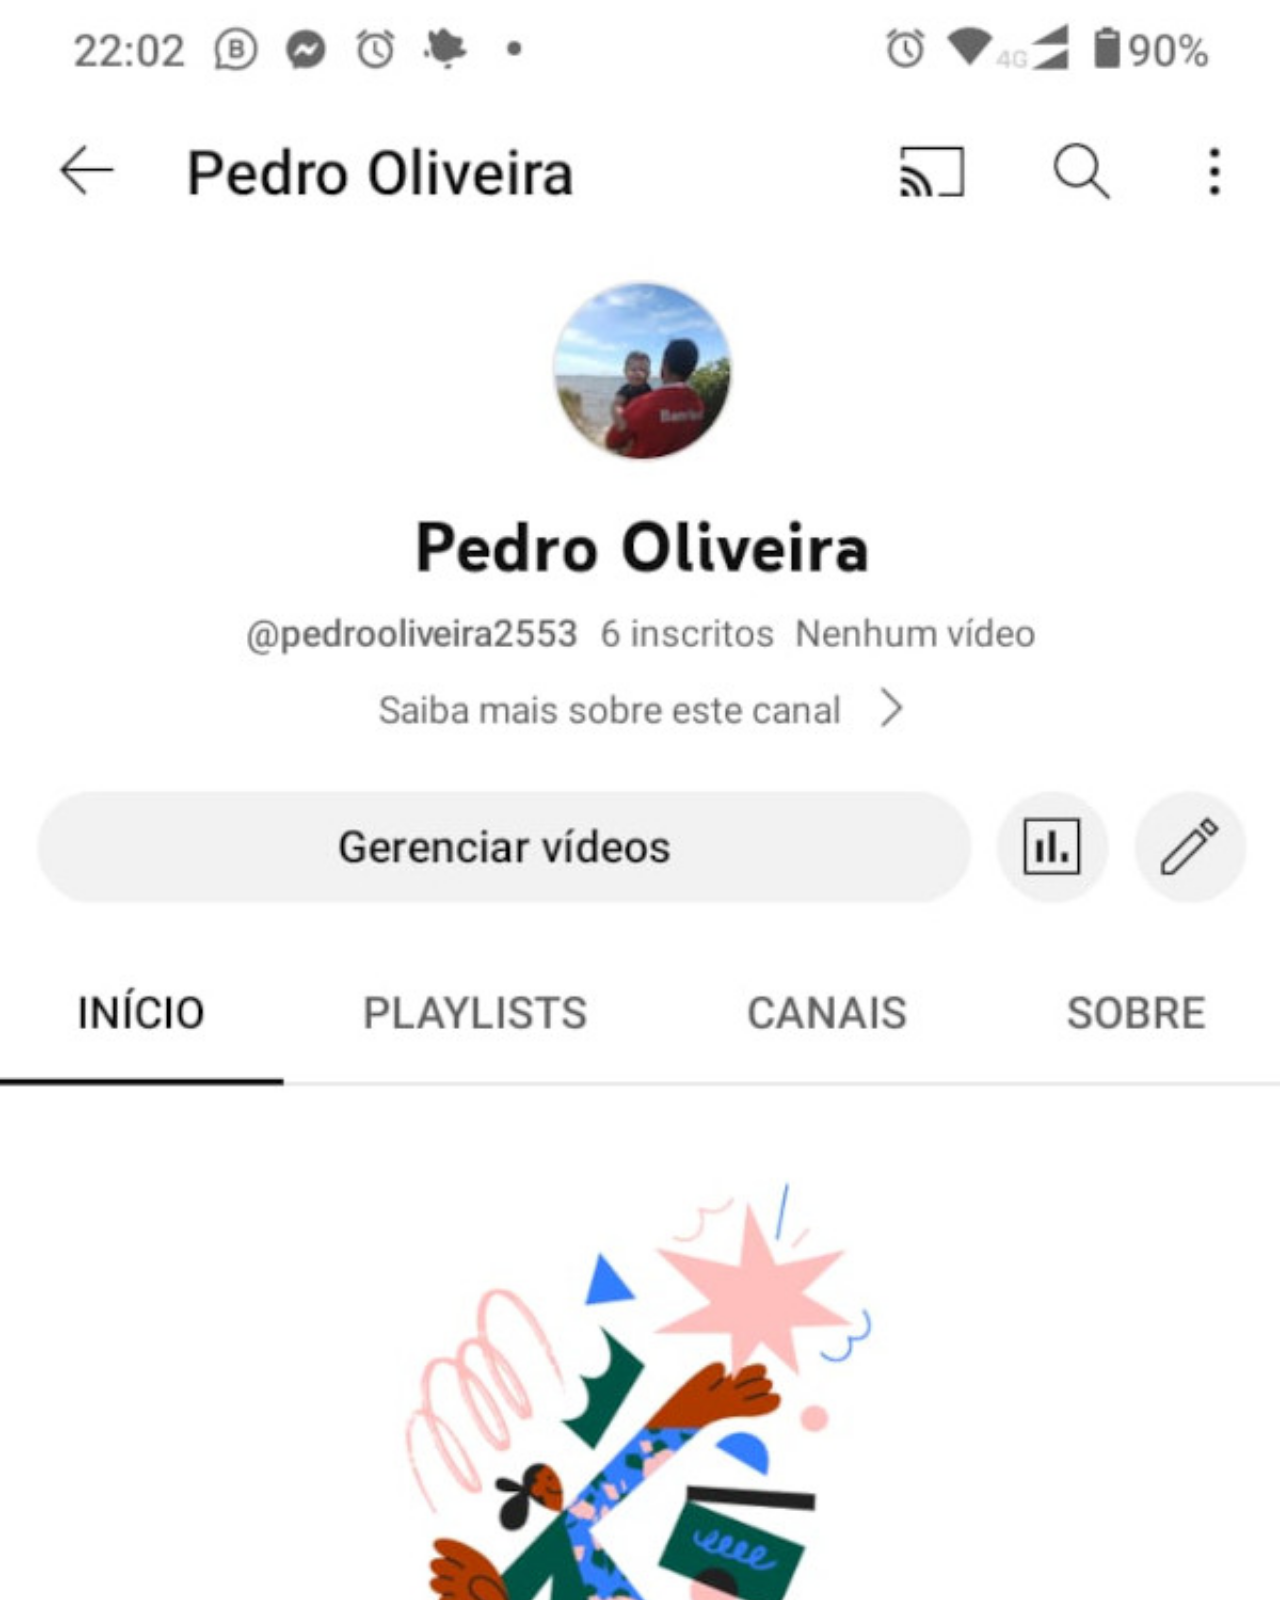
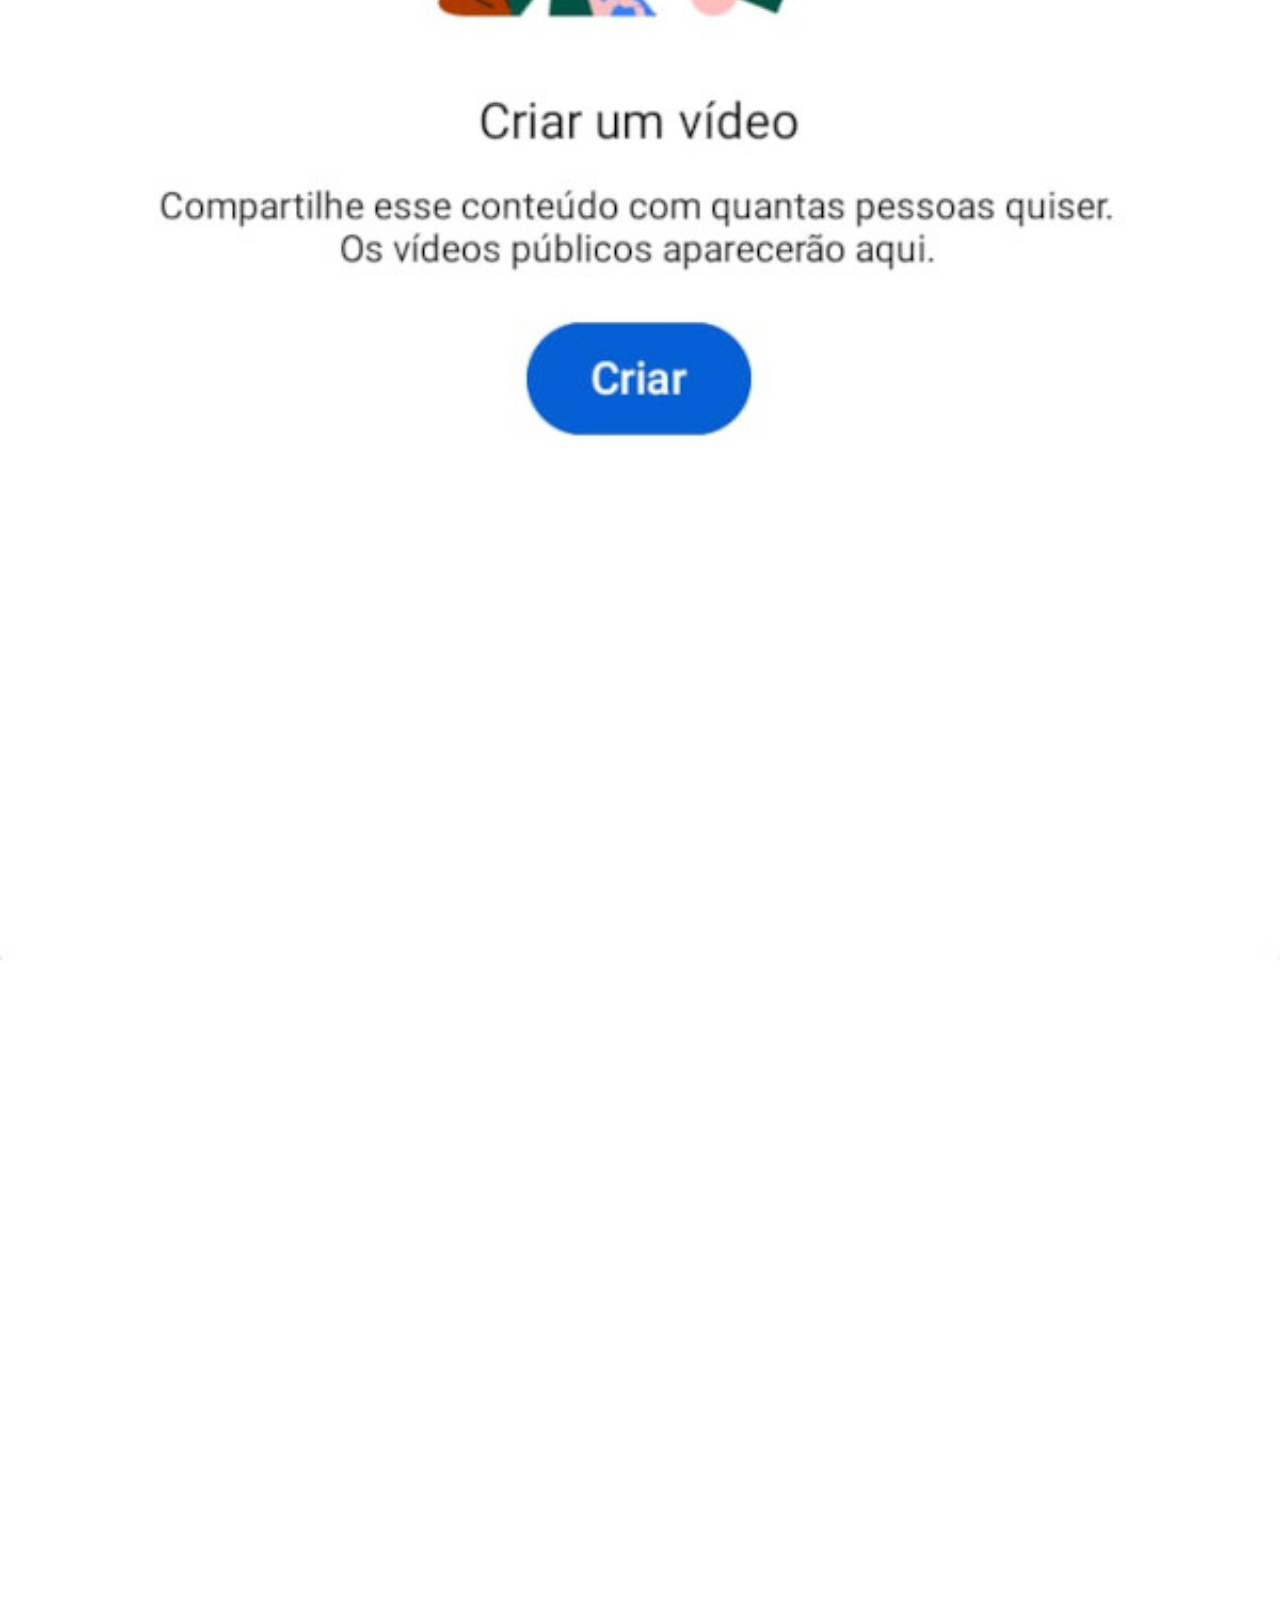
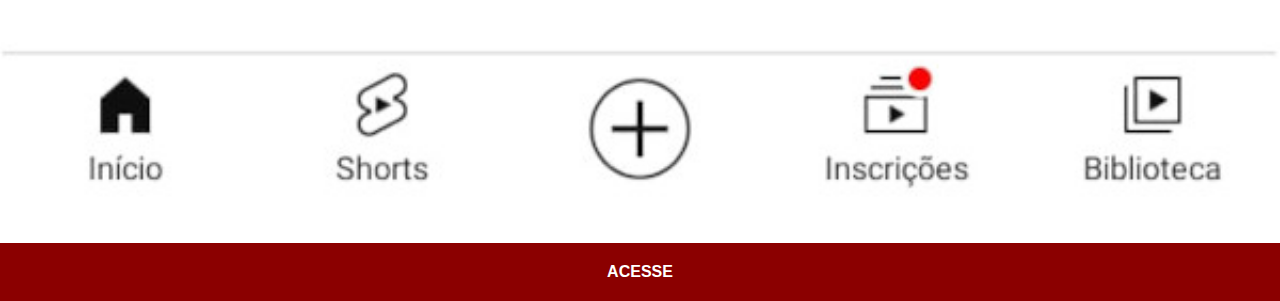
<file: youtube.html>
<!DOCTYPE html>
<html lang="pt-br">
<head>
    <meta charset="UTF-8">
    <meta name="viewport" content="width=device-width, initial-scale=1.0">
    <title>Youtube</title>
    <link rel="stylesheet" href="estilos/social.css">
</head>
<body>
    <img src="imagens/tela-youtube.jpg" alt="YouTube" >
    <a href="https://www.youtube.com/channel/UCGQVEYQfTErhWcvwKcOUAew" target="_blank"> ACESSE</a>
</body>
</html>
</file>
<file: estilos/style.css>
@charset "UTF-08";

* {
    margin: 0px;
    padding: 0px;
    font-family: Arial, Helvetica, sans-serif;
}

html, body{
    height: 100vh;
    width: 100vw;
    background-color: black;
}
body{
    background: url(../imagens/fundo-madeira.jpg) no-repeat top center;
    background-size: cover;
    background-attachment: fixed;
}
main{
    position: relative; /* para poder posicionar onde quiser */
    height: 100%;
}
section#telefone{
    position: absolute;
    top: 50%;
    left: 50%;
    transform: translate(-50%, -50%); /* para deixar a imagem centralizada na tela */
    height: 627px;
    width: 311px;
    background-color: blue;
    background: url(../imagens/frame-iphone.png) no-repeat;
    background-attachment: fixed;
}
iframe#tela{
    position: relative;
    top: 80px;
    left: 22px;
    width: 268px;
    height:469px;
}
section#redes-sociais{
    text-align: right;
}
section#redes-sociais img{
    width: 60px;
    margin: 10px;
    border-radius: 50%;
    box-shadow: 2px 2px 5px rgba(0, 0, 0, 0.24);
    box-sizing: border-box;
}
section#redes-sociais img:hover{
    border: 2px solid rgba(255, 255, 255, 0.603);
    transform: translate(-3px, -3px);
    box-shadow: 5px, 5px, 10px rgba(0, 0, 0, 0.61);
    transition: transform .5s, border .7s;
}
</file>
<file: estilos/social.css>
@charset "UTF-08";

*{
    margin: 0px;
    padding: 0px;
    font-family: Arial, Helvetica, sans-serif;
}
::-webkit-scrollbar{
    width: 0px;
    height: 0px;
}
img{
    width: 100vw;

}
a{
    display: block;
    background-color: darkred;
    padding: 20px;
    text-align: center;
    font-weight: bold;
    text-decoration: none;
    color: white;
}
a:hover{
    background-color: red;
}
</file>
